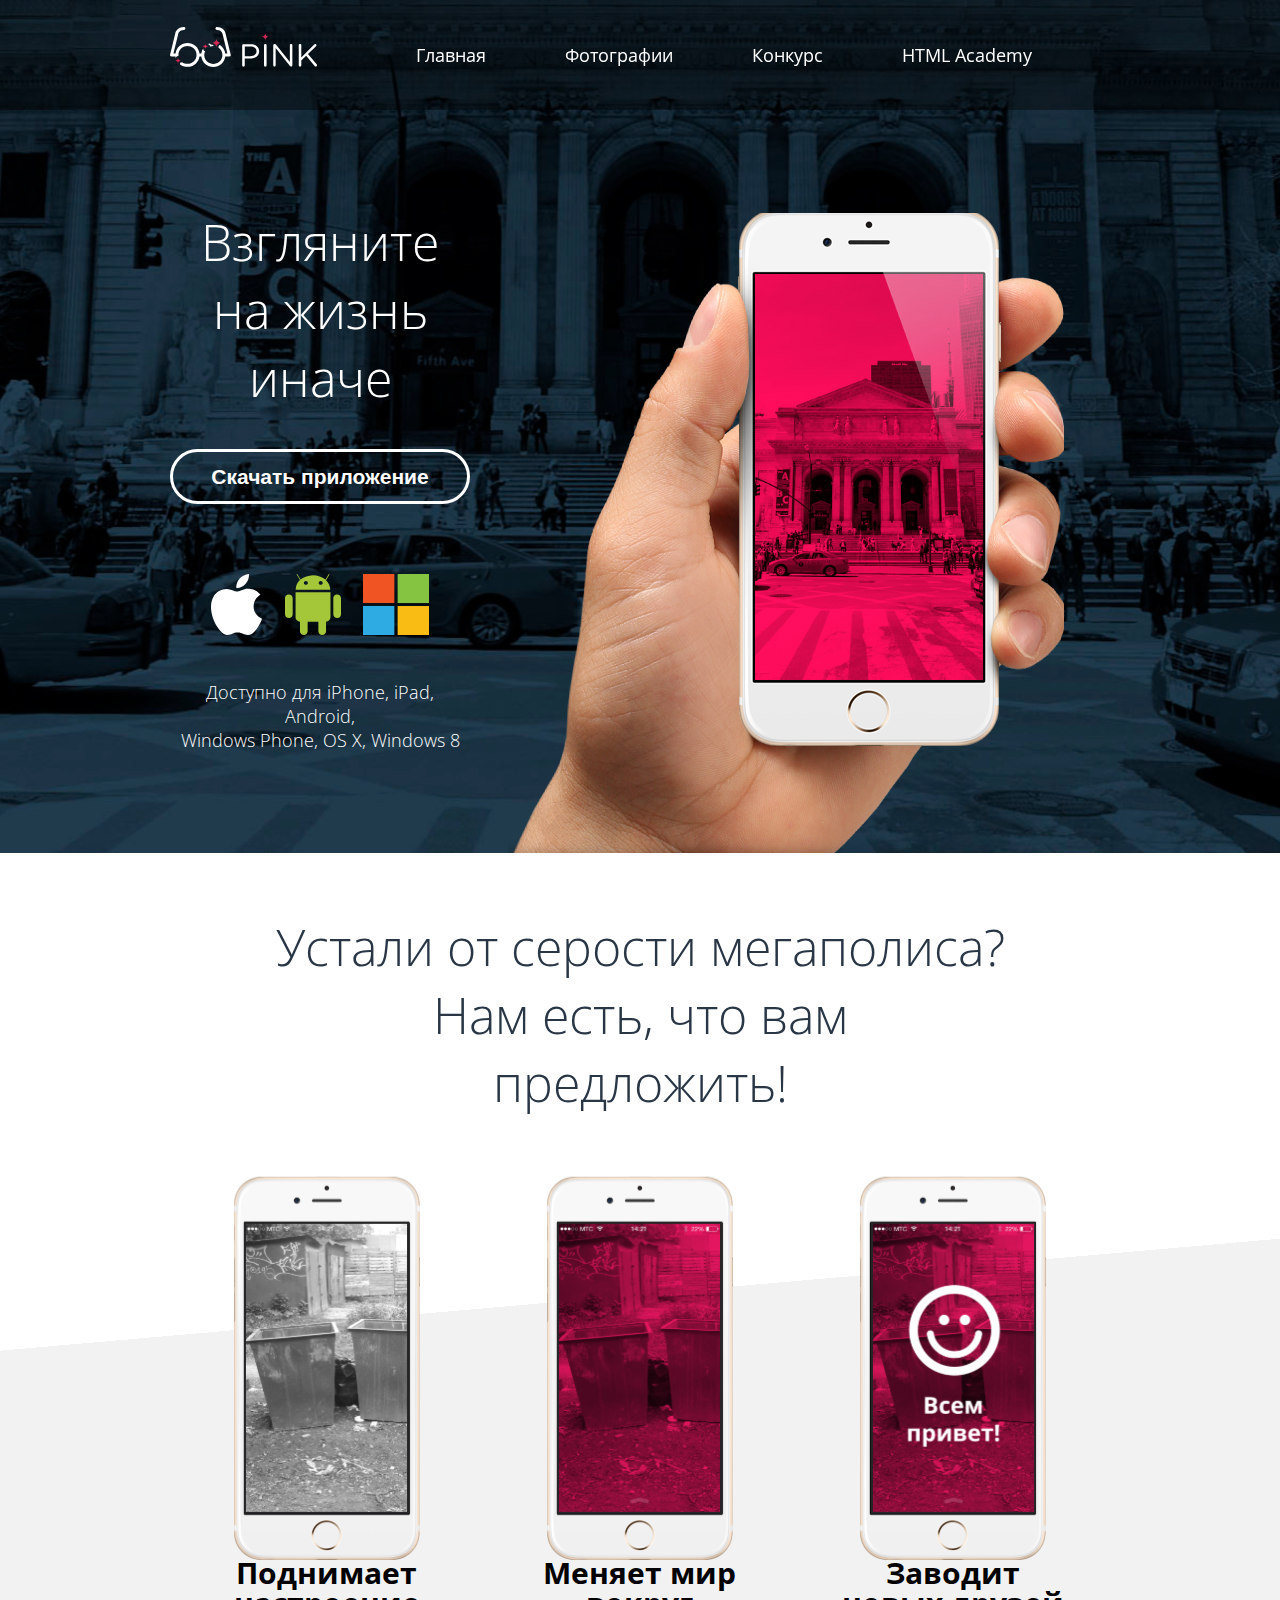
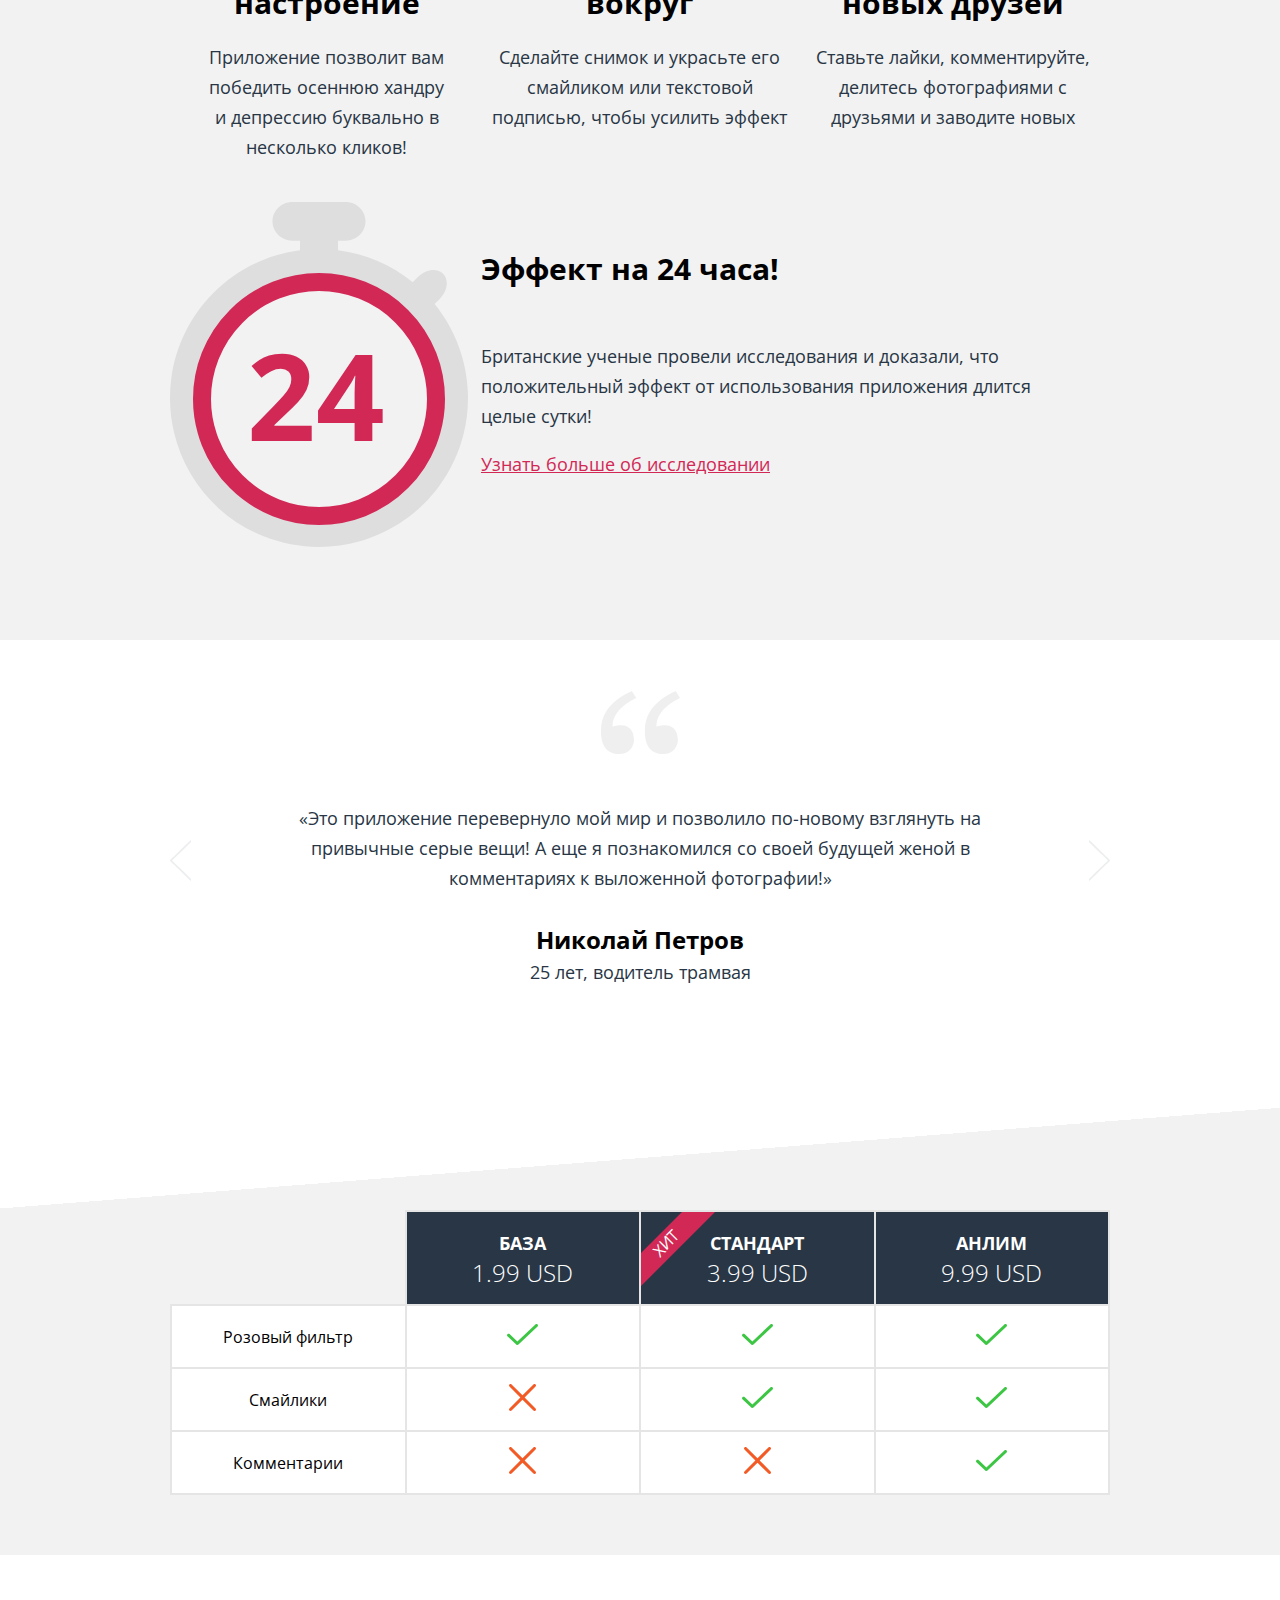
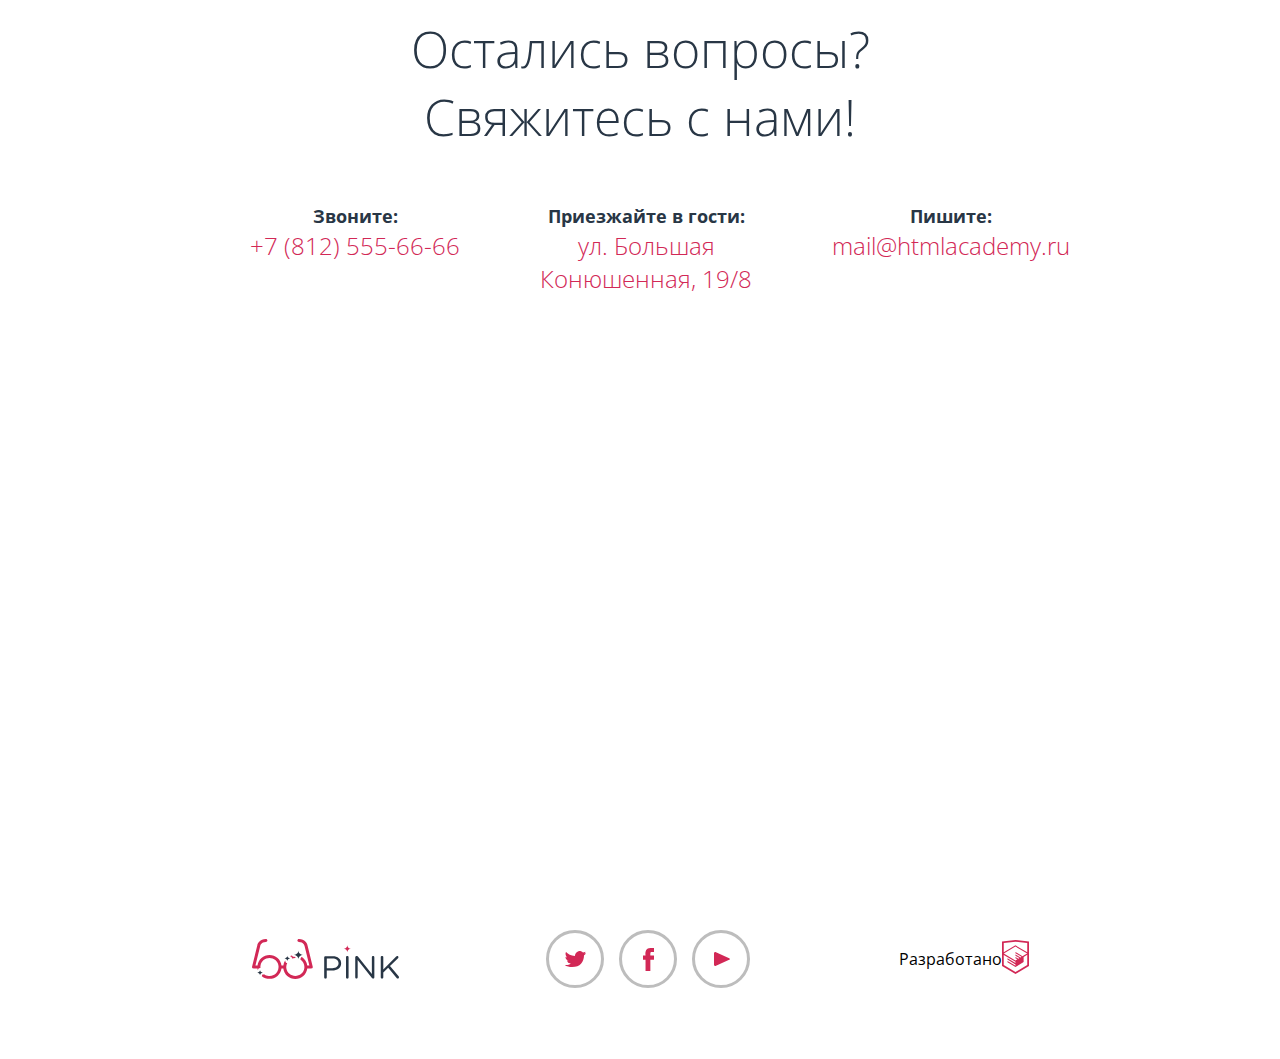
<file: index.html>
<!DOCTYPE html>
<html lang="en">
    <head class="head">
        <meta charset="UTF-8">
        <meta http-equiv="X-UA-Compatible" content="IE=edge">
        <meta name="viewport" content="width=device-width, initial-scale=1.0">
        <link rel="stylesheet" href="style/style.css">
        <title class="title">PIN-K</title>
    </head>
    <body class="body">
        <header class="header">
            <nav class="header__nav-bar">
                <img class="header__nav-bar--list--logo" src="images/logotype-white-desktop.svg">
                <li class="header__nav-bar--list"><a class="header__nav-bar--list-links" href="index.html">Главная</a></li>
                <li class="header__nav-bar--list"><a class="header__nav-bar--list-links" href="html/index2.html">Фотографии</a></li>
                <li class="header__nav-bar--list"><a class="header__nav-bar--list-links" href="html/index3.html">Конкурс</a></li>
                <li class="header__nav-bar--list"><a class="header__nav-bar--list-links" href="https://www.htmlacademy.ru">HTML Academy</a></li>
            </nav>
            <div class="header-wrap">
                <div class="header__grid-container">
                    <div class="header__introductory-block">
                        <h1 class="header__intoductory-block--h1">Взгляните<br>на жизнь<br>иначе</h1>
                        <button class="header__introductory-block--download-button">Скачать приложение</button>
                        <div class="header__introductory-block--icons-block">
                            <img class="header__introductory-block--icons 1" src="images/apple-logo.svg">
                            <img class="header__introductory-block--icons 2" src="images/android-logo.svg">
                            <img class="header__introductory-block--icons 3" src="images/microsoft-logo.svg">
                        </div>
                        <p class="header__introductory-block--suitable-operation-systems">Доступно для iPhone, iPad, Android, <br> Windows Phone, OS X, Windows 8</p>
                    </div>
                    <div class="header__phone">
                        <img class="header__phone-screen" src="images/screen.svg">
                        <img class="header__phone-hand" src="images/phonecopy.png">
                    </div>
                </div>
            </div>
        </header>
        <section class="header-tablet">
            <div class="header__menu">
                <img class="header__logo" src="images/logotype-white-tablet.svg">
                <button class="header__menu-button-click" tabindex="1"></button>
                <div class="header__menu--options">
                    <a class="header__menu--option-1" href="index.html" tabindex="1">Главная</a>
                    <a class="header__menu--option-2" href="html/index2.html" tabindex="1">Фотографии</a>
                    <a class="header__menu--option-3" href="html/index3.html" tabindex="1">Конкурс</a>
                    <a class="header__menu--option-4" href="https://www.htmlacademy.ru" tabindex="1">HTML academy</a>
                </div>
            </div>
            <div class="header-tablet__wrap">
                <div class="header__info-block">
                    <h2 class="header__footer--header-text">Взгляните на жизнь иначе!</h2>
                    <button class="header__footer--button--download-app" tabindex="1">Скачать приложение</button>
                    <div class="header__info-block--icons">
                        <img class="header__info-block--icons-apple" src="images/apple-logo.svg">
                        <img class="header__info-block--icons-android" src="images/android-logo.svg">
                        <img class="header__info-block--icons-windows" src="images/microsoft-logo.svg">
                    </div>
                    <p class="header__info-block--available-apps--text">Доступно для iPhone, iPad, Android, Windows Phone, OS X, Windows 8</p>
                </div>
                <div class="header__phone-block--hand-holds-iphone">
                    <img class="header__phone-block--screen" src="images tablet/screen.svg">
                    <img class="header__phone-block--phone" src="images tablet/phone.svg">
                </div>
            </div>
        </section>
        <section class="header__mobile--section">
            <div class="header__mobile--menu">
                <img class="header__mobile--logo" src="images mobile/pink.svg">
                <button class="header__mobile--menu-button-click" tabindex="1"></button>
                <div class="header__mobile--menu--options">
                    <a class="header__mobile--menu--option-1" href="index.html" tabindex="1">Главная</a>
                    <a class="header__mobile--menu--option-2" href="html/index2.html" tabindex="1">Фотографии</a>
                    <a class="header__mobile--menu--option-3" href="html/index3.html" tabindex="1">Конкурс</a>
                    <a class="header__mobile--menu--option-4" href="https://www.htmlacademy.ru" tabindex="1">HTML academy</a>
                </div>
            </div>
            <div class="header__mobile--section--middle-part">
                <div class="header__mobile--section--h1-block"><h2 class="header__mobile--section--description-of-main-content">Взгляните на жизнь иначе!</h2></div>
                <div class="header__mobile--section--hand-and-phone">
                    <img class="header__mobile--section--screen" src="images mobile/screen.svg">
                    <img class="header__mobile--section--phone" src="images mobile/phone.svg">
                </div>
            </div>
        </section>
        <section class="header__mobile--footer" name="footer of intro section">
            <ul class="header__mobile--footer--unordered-list">
                <button class="header__mobile--footer--download-app-button" tabindex="1">Скачать приложение</button>
                <img class="header__mobile--footer--apple-icon" src="images/apple-logo.svg">
                <img class="header__mobile--footer--android-icon" src="images/android-logo.svg">
                <img class="header__mobile--footer--windows-icon" src="images/microsoft-logo.svg">
                <h2 class="header__mobile--footer--h2-text">Доступно для iPhone, iPad, Android, Windows Phone, OS X, Windows 8</h2>
            </ul>
        </section>
        <main class="main" name="main part of the webpage">
            <section class="main__content" name="first container of the main content"><h2 class="main__content--h2">Устали от серости мегаполиса? <br> Нам есть, что вам <br> предложить!</h2></section>
            <section class="main__content--info" name="second container of main part">
                <article class="main__content--info--block-1">
                    <img class="main__content--info--block-1--iphone-1" src="images/iphone 1.svg">
                    <img class="main__content--info--block-1--iphone-1-screen" src="images/iphone screen-1.svg">
                    <h2 class="main__content--info--block-1--h2-text">Поднимает<br>настроение</h2>
                    <p class="main__content--info--block-1--p-text">Приложение позволит вам<br>победить осеннюю хандру<br>и депрессию буквально в<br>несколько кликов!</p>
                </article>
                <article class="main__content--info--block-2">
                    <img class="main__content--info--block-2--iphone-2" src="images/iphone 2.svg">
                    <img class="main__content--info--block-2--iphone-2-screen" src="images/iphone screen-2.svg">
                    <h2 class="main__content--info--block-2--h2-text">Меняет мир<br>вокруг</h3>
                    <p class="main__content--info--block-2--p-text">Сделайте снимок и украсьте его смайликом или текстовой подписью, чтобы усилить эффект</p>
                </article>
                <article class="main__content--info--block-3">
                    <img class="main__content--info--block-3--iphone-3" src="images/iphone 3.svg">
                    <img class="main__content--info--block-3--iphone-3-screen" src="images/iphone screen-3.svg">
                    <h2 class="main__content--info--block-3--h2-text">Заводит<br>новых друзей</h3>
                    <p class="main__content--info--block-3--p-text">Ставьте лайки, комментируйте, делитесь фотографиями с друзьями и заводите новых</p>
                </article>
            </section>
            <section class="main__section-2--tablet">
                <div class="main__section-2--phone-block">
                    <img class="main__section-2--phone-block--phone" src="images tablet/iphone 3.svg">
                    <img class="main__section-2--phone-block--screen" src="images tablet/iphone screen-3.svg">
                </div>
                <article class="main__section-2--block-article-1">
                    <h3 class="main__section-2--block-article-1--h3">Поднимает настроение</h3>
                    <p class="main__section-2--block-article-1--p">Приложение позволит вам победить осеннюю хандру и депрессию буквально в несколько кликов!</p>
                </article>
                <article class="main__section-2--block-article-2">
                    <h3 class="main__section-2--block-article-2--h3">Меняет мир вокруг</h3>
                    <p class="main__section-2--block-article-2--p">Сделайте снимок и украсьте его смайликом или текстовой подписью, чтобы усилить эффект</p>
                </article>
                <article class="main__section-2--block-article-3">
                    <h3 class="main__section-2--block-article-3--h3">Заводит новых друзей</h3>
                    <p class="main__section-2--block-article-3--p">Ставьте лайки, комментируйте, делитесь фотографиями с друзьями и заводите новых</p>
                </article>
            </section>
            <section class="main__section-2--mobile">
                <ul class="main__section-2--mobile--ordered-list">
                    <li class="main__section-2--mobile--list-1"><p class="main__section-2--mobile--header-text">Поднимает настроение</p></li>
                    <li class="main__section-2--mobile--list-2"><p class="main__section-2--mobile--description-text">Приложение позволит вам победить осеннюю хандру и депрессию буквально в несколько кликов!</p></li>
                    <li class="main__section-2--mobile--list-3"><p class="main__section-2--mobile--header-text">Меняет мир вокруг</p></li>
                    <li class="main__section-2--mobile--list-4"><p class="main__section-2--mobile--description-text">Сделайте снимок и украсьте его смайликом или текстовой подписью, чтобы усилить эффект</p></li>
                    <li class="main__section-2--mobile--list-5"><p class="main__section-2--mobile--header-text">Заводит новых друзей</p></li>
                    <li class="main__section-2--mobile--list-6"><p class="main__section-2--mobile--description-text">Ставьте лайки, комментируйте, делитесь фотографиями с друзьями и заводите новых</p></li>
                </ul>
                <div class="main__section-2--mobile--phone-block">
                    <img class="main__section-2--mobile--phone-block--phone" src="images mobile/iphone 3.svg">
                    <img class="main__section-2--mobile--phone-block--screen" src="images mobile/iphone screen-3.svg">
                </div>
            </section>
            <article class="main__article" name="main article of the webpage">
                <div class="main__article--timer-block">
                    <img class="main__article--img-1" src="images/timer.svg">
                    <img class="main__article--img-2" src="images/diagram-fill.svg">
                    <p class="main__article--hours">24</p>
                </div>
                <div class="main__article--info-block">
                    <h3 class="main__article--app-effect-duration">Эффект на 24 часа!</h3>
                    <p class="main__article--p-text">Британские ученые провели исследования и доказали, что положительный эффект от использования приложения длится целые сутки!</p>
                    <a class="main__content--link-to-addtional-info" href="index.html" name="link to additional info about the article">Узнать больше об исследовании</a>
                </div>
            </article>
            <section class="main__comment-section">
                <div class="main__comment-section--left-block"><button class="main__comment-section--left-button" tabindex="1"></button></div>
                <div class="main__comment-section--middle-block">
                    <img class="main__comment-section--brakets" src="images/quotes.svg">
                    <h3 class="main__comment-section--view-comments">«Это приложение перевернуло мой мир и позволило по-новому взглянуть на привычные серые вещи! А еще я познакомился со своей будущей женой в комментариях к выложенной фотографии!»</h3>
                    <p class="main__comment-section--username">Николай Петров</p>
                    <p class="main__comment-section--username-brief-info">25 лет, водитель трамвая</p>
                </div>
                <div class="main__comment-section--right-block"><button class="main__comment-section--right-button" tabindex="1"></button></div>
            </section>
            <section class="main__price-section">
                <table class="main__price-section--prices-table">
                    <thead class="main__price-section--prices-table--thead">
                        <tr class="main__price-section--prices-table--thead--trow">
                            <th class="main__price-section--prices-table--thead--trow--theadercell-1"></th>
                            <th class="main__price-section--prices-table--thead--trow--theadercell-2"><p class="main__price-section--prices-table--thead--trow--theadercell--price-option">База</p><p class="main__price-section--prices-table--thead--trow--theadercell--price">1.99 USD</p></th>
                            <th class="main__price-section--prices-table--thead--trow--theadercell-3"><p class="main__price-section--prices-table--thead--trow--theadercell--price-option">Стандарт</p><p class="main__price-section--prices-table--thead--trow--theadercell--price">3.99 USD</p></th>
                            <th class="main__price-section--prices-table--thead--trow--theadercell-4"><p class="main__price-section--prices-table--thead--trow--theadercell--price-option">Анлим</p><p class="main__price-section--prices-table--thead--trow--theadercell--price">9.99 USD</p></th>
                        </tr>
                        <img class="main__price-section--hit-ribbon" src="images/hit ribbon.svg"><p class="main__price-section--text-rotation">ХИТ</p>
                    </thead>
                    <tbody class="main__price-section--prices-table--tbody">
                        <tr class="main__price-section--prices-table--tbody--trow">
                            <td class="main__price-section--prices-table--tbody--trow--tdatacell">Розовый фильтр</td>
                            <td class="main__price-section--prices-table--tbody--trow--tdatacell"><img class="main__price-section--prices-table--tbody--trow--tdatacell--yes-image" src="images/yes.svg"></td>
                            <td class="main__price-section--prices-table--tbody--trow--tdatacell"><img class="main__price-section--prices-table--tbody--trow--tdatacell--yes-image" src="images/yes.svg"></td>
                            <td class="main__price-section--prices-table--tbody--trow--tdatacell"><img class="main__price-section--prices-table--tbody--trow--tdatacell--yes-image" src="images/yes.svg"></td>
                        </tr>
                        <tr class="main__price-section--prices-table--tbody--trow">
                            <td class="main__price-section--prices-table--tbody--trow--tdatacell">Смайлики</td>
                            <td class="main__price-section--prices-table--tbody--trow--tdatacell"><img class="main__price-section--prices-table--tbody--trow--tdatacell--no-image" src="images/no.svg"></td>
                            <td class="main__price-section--prices-table--tbody--trow--tdatacell"><img class="main__price-section--prices-table--tbody--trow--tdatacell--yes-image" src="images/yes.svg"></td>
                            <td class="main__price-section--prices-table--tbody--trow--tdatacell"><img class="main__price-section--prices-table--tbody--trow--tdatacell--yes-image" src="images/yes.svg"></td>
                        </tr>
                        <tr class="main__price-section--prices-table--tbody--trow">
                            <td class="main__price-section--prices-table--tbody--trow--tdatacell">Комментарии</td>
                            <td class="main__price-section--prices-table--tbody--trow--tdatacell"><img class="main__price-section--prices-table--tbody--trow--tdatacell--no-image" src="images/no.svg"></td>
                            <td class="main__price-section--prices-table--tbody--trow--tdatacell"><img class="main__price-section--prices-table--tbody--trow--tdatacell--no-image" src="images/no.svg"></td>
                            <td class="main__price-section--prices-table--tbody--trow--tdatacell"><img class="main__price-section--prices-table--tbody--trow--tdatacell--yes-image" src="images/yes.svg"></td>
                        </tr>
                    </tbody>
                </table>
            </section>
            <section class="main__section-sup-concluding-part"><h4 class="main__concluding--part--questions" style="padding: 0 calc(50% - 300px);">Остались вопросы? Свяжитесь с нами!</h4></section>
            <section class="main__concluding--part">
                <ul class="main__concluding--part--info-list">
                    <div class="main__cocnluding--part--info-block-1">
                        <li class="main__concluding--part--info-block-1--list-1">Звоните:</li>
                        <li class="main__concluding--part--info-block-1--list-2" name="call us, 24/7" tabindex="1">+7 (812) 555-66-66</li>
                    </div>
                    <div class="main__cocnluding--part--info-block-2">
                        <li class="main__concluding--part--info-block-2--list-1">Приезжайте в гости:</li>
                        <li class="main__concluding--part--info-block-2--list-2" name="we are always welcome for guests" tabindex="1">ул. Большая <br> Конюшенная, 19/8</li>
                    </div>
                    <div class="main__cocnluding--part--info-block-3">
                        <li class="main__concluding--part--info-block-3--list-1">Пишите:</li>
                        <li class="main__concluding--part--info-block-3--list-2" tabindex="1" name="email us">mail@htmlacademy.ru</li>
                    </div>
                </ul>
            </section>
            <section class="main__map-section"><iframe tabindex="1" class="main__concluding--part-size-position-of-map" src="https://www.google.com/maps/embed?pb=!1m18!1m12!1m3!1d499.6897550683481!2d30321045229283882!3d59.936140770713635!2m3!1f0!2f0!3f0!3m2!1i1024!2i768!4f13.1!3m3!1m2!1s0x469631f78d87263d%3A0x62e1d00744aea5a3!2z0JrRg9GA0LAuINCT0YDQtdGH0LAuINCh0YPQvy4!5e0!3m2!1sru!2s!4v1652440145872!5m2!1sru!2s" style="border:0;" allowfullscreen="" loading="lazy" referrerpolicy="no-referrer-when-downgrade"></iframe></section>
        </main>
        <footer class="footer" name="the last part of this webpage">
            <div class="footer__logo"><img src="images/logotype blue desktop.svg"></div>
            <div class="footer__nav-block">
                <a class="footer__nav-block--link-1" href="https://www.twitter.com" tabindex="1"></a>
                <a class="footer__nav-block--link-2" href="https://www.facebook.com" tabindex="1"></a>
                <a class="footer__nav-block--link-3" href="https://www.youtube.com" tabindex="1"></a>
            </div>
            <div class="footer__html-academy">
                <p class="footer__developed-by-html-academy">Разработано</p>
                <a class="footer__html-academy-link" href="https://www.htmlacademy.ru" tabindex="1"><img class="footer__html-academy--logo" src="images/html academy.svg"></a>
            </div>
        </footer>
        <script src="scripts/main.js"></script>
    </body>
</html>
</file>
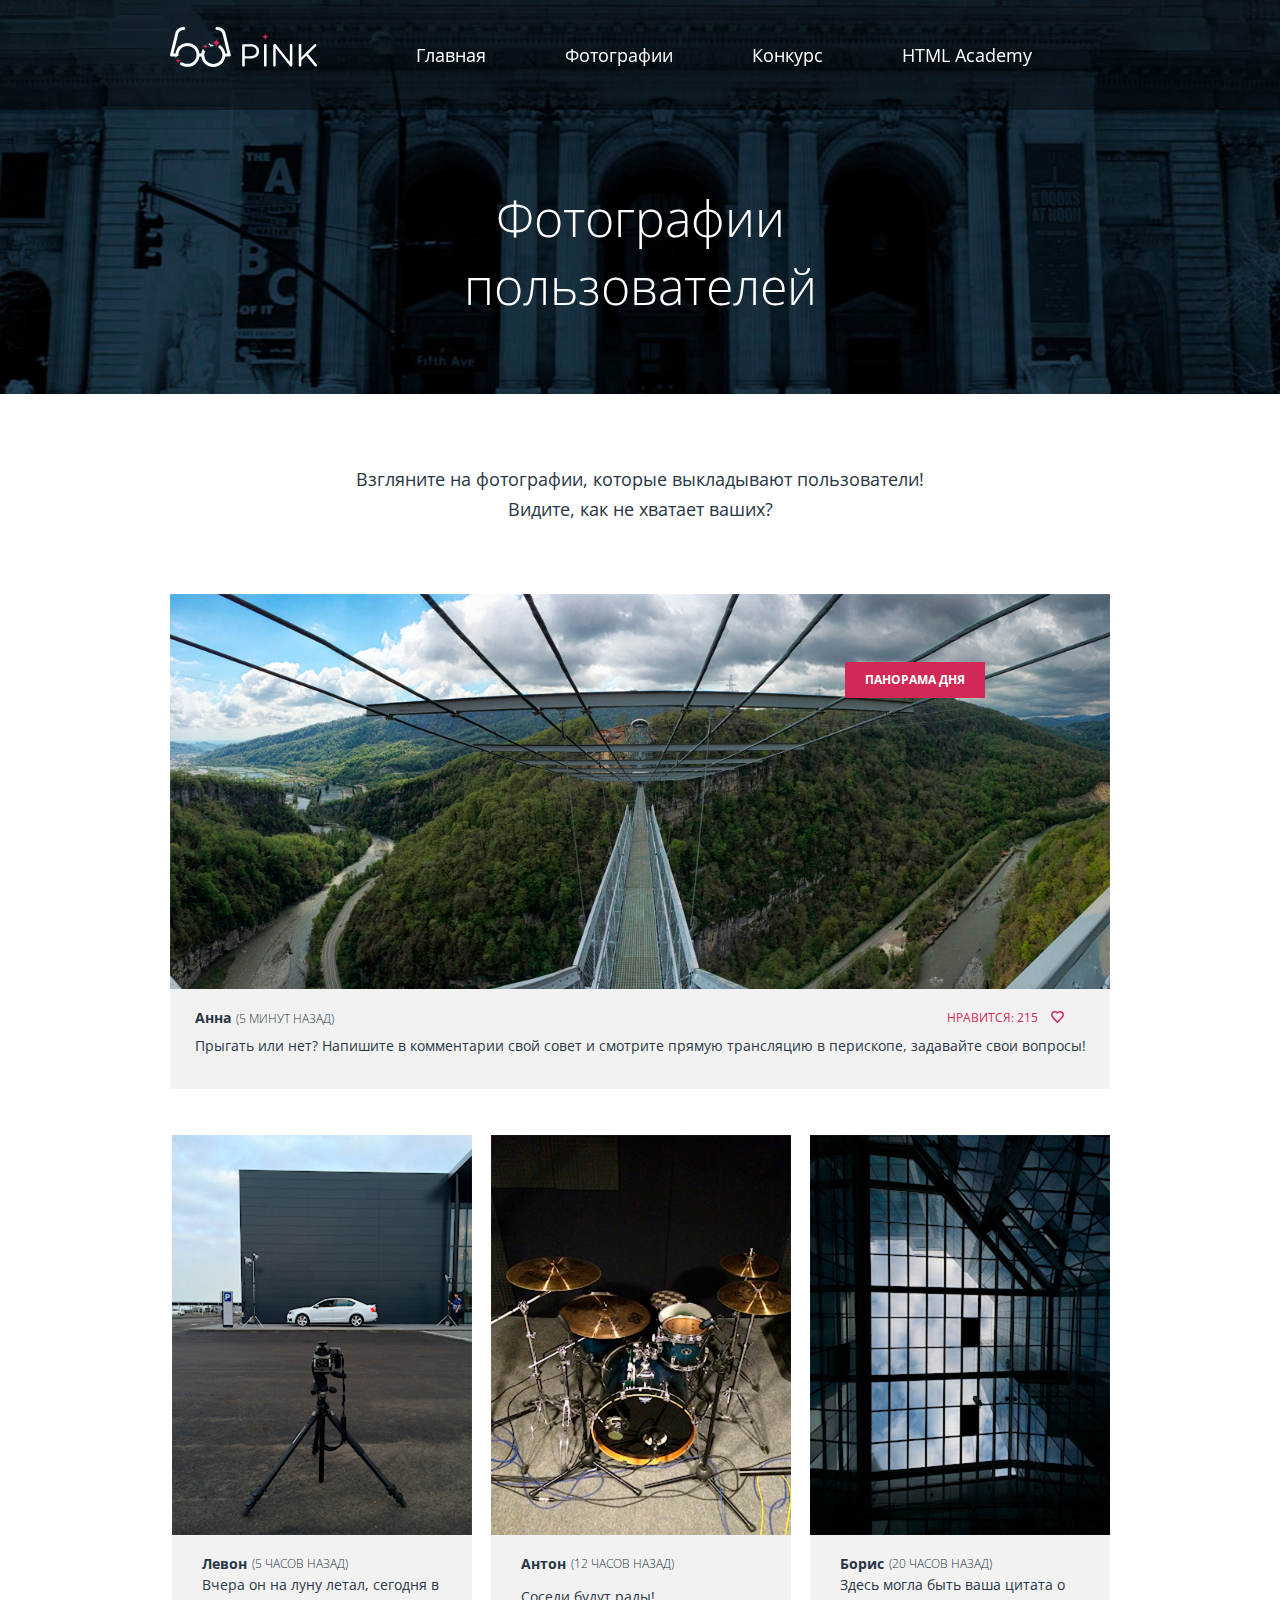
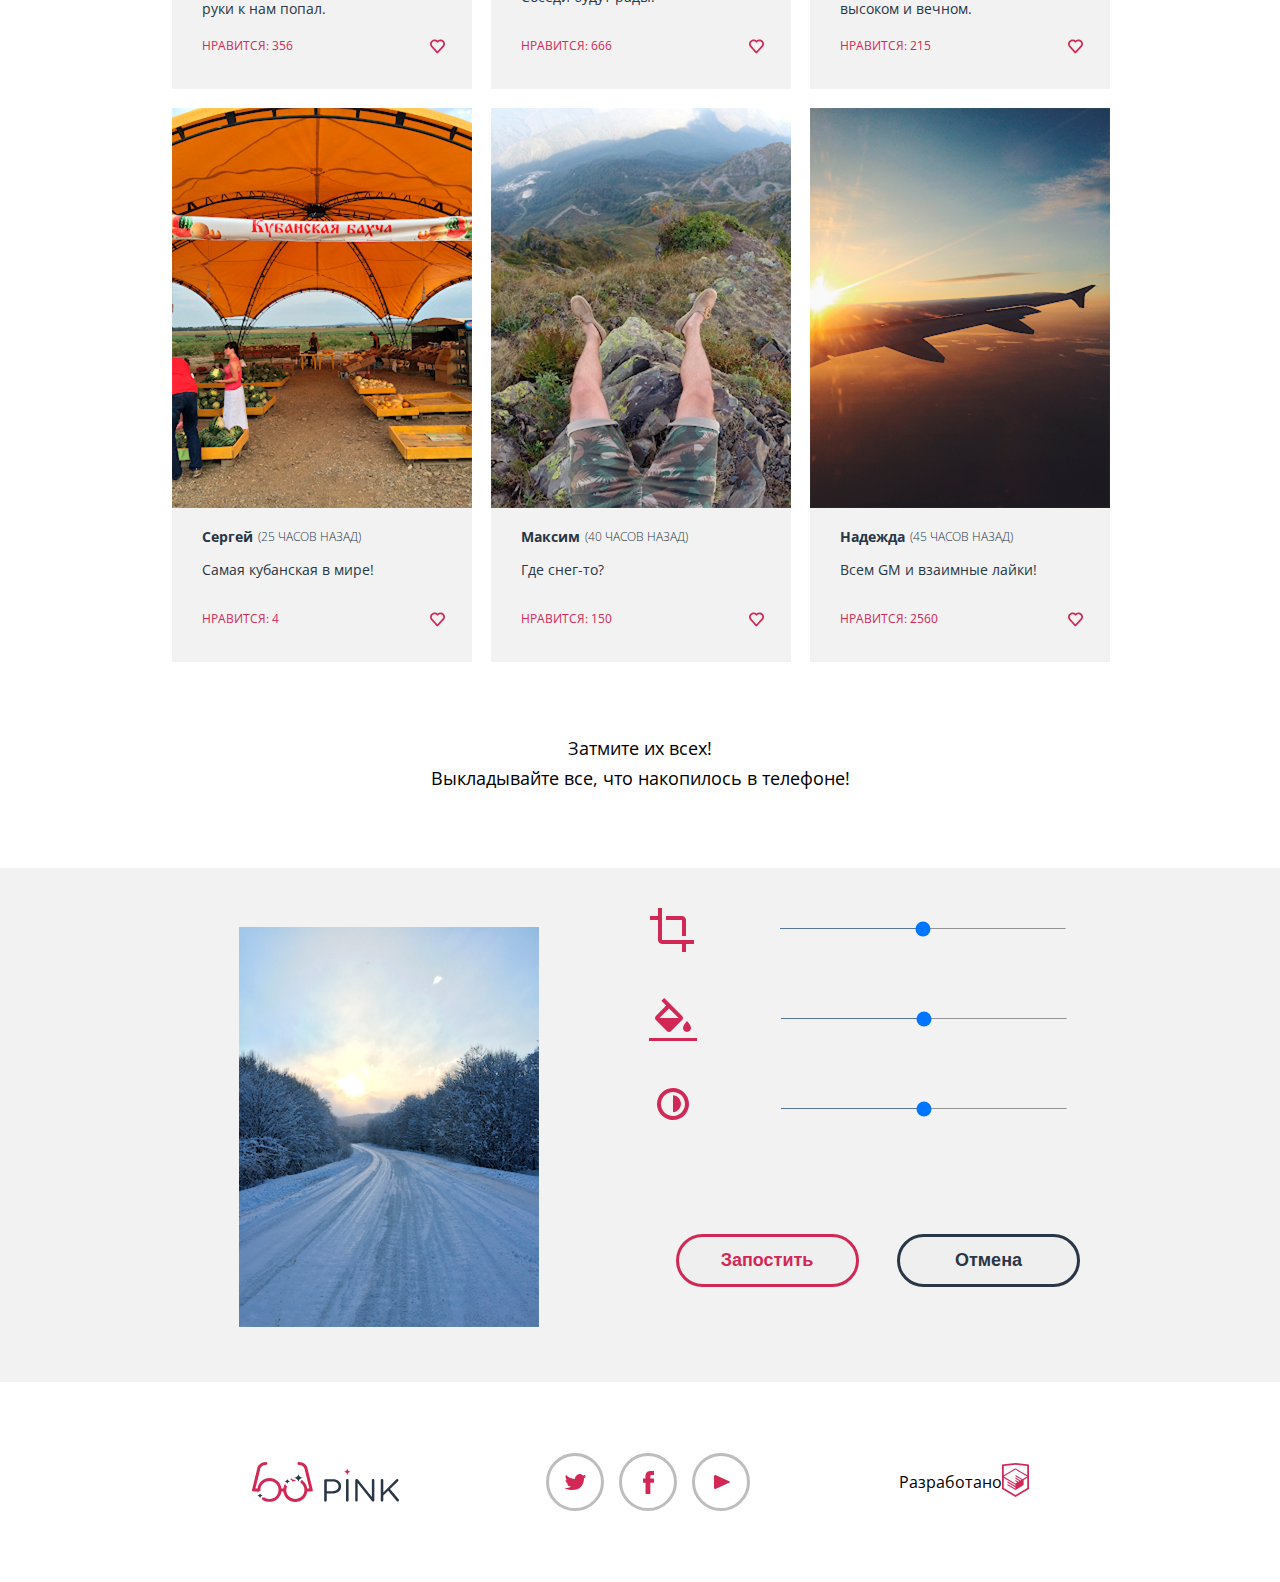
<file: html/index2.html>
<!DOCTYPE html>
<html lang="en">
    <head class="head">
        <meta charset="UTF-8">
        <meta http-equiv="X-UA-Compatible" content="IE=edge">
        <meta name="viewport" content="width=device-width, initial-scale=1.0">
        <link rel="stylesheet" href="../style/style2.css">
        <title class="title">PINK photos</title>
    </head>
    <body class="body">
        <header class="header">
            <nav class="header__nav-bar">
                <img class="header__nav-bar--list--logo" src="../images/logotype-white-desktop.svg">
                <li class="header__nav-bar--list"><a class="header__nav-bar--list-links" href="../index.html">Главная</a></li>
                <li class="header__nav-bar--list"><a class="header__nav-bar--list-links" href="../html/index2.html">Фотографии</a></li>
                <li class="header__nav-bar--list"><a class="header__nav-bar--list-links" href="../html/index3.html">Конкурс</a></li>
                <li class="header__nav-bar--list"><a class="header__nav-bar--list-links" href="https://www.htmlacademy.ru">HTML Academy</a></li>
            </nav>
            <div class="header__h1"><h1 class="header__h1-text">Фотографии пользователей</h1></div>
        </header>
        <section class="header-tablet">
            <div class="header__menu">
                <img class="header__logo" src="../images/logotype-white-tablet.svg">
                <button class="header__menu-button-click" tabindex="1"></button>
                <div class="header__menu--options">
                    <a class="header__menu--option-1" href="../index.html" tabindex="1">Главная</a>
                    <a class="header__menu--option-2" href="../html/index2.html" tabindex="1">Фотографии</a>
                    <a class="header__menu--option-3" href="../html/index3.html" tabindex="1">Конкурс</a>
                    <a class="header__menu--option-4" href="https://www.htmlacademy.ru" tabindex="1">HTML academy</a>
                </div>
            </div>
            <div class="footer__header"><h2 class="footer__header--h2">Фотографии пользователей</h2></div>
        </section>
        <section class="header__mobile--section">
            <div class="header__mobile--menu">
                <img class="header__mobile--logo" src="../images mobile/pink.svg">
                <button class="header__mobile--menu-button-click" tabindex="1"></button>
                <div class="header__mobile--menu--options">
                    <a class="header__mobile--menu--option-1" href="../index.html" tabindex="1">Главная</a>
                    <a class="header__mobile--menu--option-2" href="../html/index2.html" tabindex="1">Фотографии</a>
                    <a class="header__mobile--menu--option-3" href="../html/index3.html" tabindex="1">Конкурс</a>
                    <a class="header__mobile--menu--option-4" href="https://www.htmlacademy.ru" tabindex="1">HTML academy</a>
                </div>
            </div>
            <div class="header__mobile--section--middle-part"><h2 class="header__mobile--section--description-of-main-content">Фотографии пользователей</h2></div>
        </section>
        <main class="main">
            <section class="main__suggestion-section"><h2 class="main__suggestion-section--h2">Взгляните на фотографии, которые выкладывают пользователи! Видите, как не хватает ваших?</h2></section>
            <section class="main__latest-best-panorama-section">
                <div class="main__latest-best-panorama-section--user-picture-block">
                    <img class="main__latest-best-panorama-section--user-picture" src="../images/panorama-desktop.svg">
                    <div class="main__latest-best-panorama-section--best-shot-block">панорама дня</div>
                </div>
                <div class="main__latest-best-panorama-section--user-comment--block">
                    <label class="main__latest-best-panorama-section--user-comment--block--label-1">Анна<p class="main__latest-best-panorama-section--user-comment--block--user-status">(5 минут назад)</p></label>
                    <label class="main__latest-best-panorama-section--user-comment--block--label-2">Нравится: 215<img class="main__latest-best-panorama-section--user-comment--block--like-shape" src="../images/heart.svg"></label>
                    <p class="main__latest-best-panorama-section--user-comment--block--user-comment-text">Прыгать или нет? Напишите в комментарии свой совет и смотрите прямую трансляцию в перископе, задавайте свои вопросы!</p>
                </div>
            </section>
            <section class="main__section-3">
                <ul class="main__section-3--grid-container">
                    <div class="main__section-3--user-box-1">
                        <div class="main__section-3--user-box--block-1">
                            <img class="main__section-3--user-photo" src="../images/photo-1-desktop.svg">
                        </div>
                        <div class="main__section-3--user-box--block-2">
                            <p class="main__section-3--user-name">Левон</p>
                            <p class="main__section-3--user-status">(5 ЧАСОВ НАЗАД)</p>
                        </div>
                        <div class="main__section-3--user-box--block-3">
                            <p class="main__section-3--user-comment">Вчера он на луну летал, сегодня в <br> руки к нам попал.</p>
                        </div>
                        <div class="main__section-3--user-box--block-4">
                            <p class="main__section-3--comment-like">НРАВИТСЯ: 356</p>
                            <img class="main__section-3--comment-number-likes" src="../images/heart.svg">
                        </div>
                    </div>
                    <div class="main__section-3--user-box-2">
                        <div class="main__section-3--user-box--block-1">
                            <img class="main__section-3--user-photo" src="../images/photo-2-desktop.svg">
                        </div>
                        <div class="main__section-3--user-box--block-2">
                            <p class="main__section-3--user-name">Антон</p>
                            <p class="main__section-3--user-status">(12 ЧАСОВ НАЗАД)</p>
                        </div>
                        <div class="main__section-3--user-box--block-3">
                            <p class="main__section-3--user-comment">Соседи будут рады!</p>
                        </div>
                        <div class="main__section-3--user-box--block-4">
                            <p class="main__section-3--comment-like">НРАВИТСЯ: 666</p>
                            <img class="main__section-3--comment-number-likes" src="../images/heart.svg">
                        </div>
                    </div>
                    <div class="main__section-3--user-box-3">
                        <div class="main__section-3--user-box--block-1">
                            <img class="main__section-3--user-photo" src="../images/photo-3-desktop.svg">
                        </div>
                        <div class="main__section-3--user-box--block-2">
                            <p class="main__section-3--user-name">Борис</p>
                            <p class="main__section-3--user-status">(20 ЧАСОВ НАЗАД)</p>
                        </div>
                        <div class="main__section-3--user-box--block-3">
                            <p class="main__section-3--user-comment">Здесь могла быть ваша цитата о <br> высоком и вечном.</p>
                        </div>
                        <div class="main__section-3--user-box--block-4">
                            <p class="main__section-3--comment-like">НРАВИТСЯ: 215</p>
                            <img class="main__section-3--comment-number-likes" src="../images/heart.svg">
                        </div>
                    </div>
                    <div class="main__section-3--user-box-4">
                        <div class="main__section-3--user-box--block-1">
                            <img class="main__section-3--user-photo" src="../images/photo-4-desktop.svg">
                        </div>
                        <div class="main__section-3--user-box--block-2">
                            <p class="main__section-3--user-name">Сергей</p>
                            <p class="main__section-3--user-status">(25 ЧАСОВ НАЗАД)</p>
                        </div>
                        <div class="main__section-3--user-box--block-3">
                            <p class="main__section-3--user-comment">Самая кубанская в мире!</p>
                        </div>
                        <div class="main__section-3--user-box--block-4">
                            <p class="main__section-3--comment-like">НРАВИТСЯ: 4</p>
                            <img class="main__section-3--comment-number-likes" src="../images/heart.svg">
                        </div>
                    </div>
                    <div class="main__section-3--user-box-5">
                        <div class="main__section-3--user-box--block-1">
                            <img class="main__section-3--user-photo" src="../images/photo-5-desktop.svg">
                        </div>
                        <div class="main__section-3--user-box--block-2">
                            <p class="main__section-3--user-name">Максим</p>
                            <p class="main__section-3--user-status">(40 ЧАСОВ НАЗАД)</p>
                        </div>
                        <div class="main__section-3--user-box--block-3">
                            <p class="main__section-3--user-comment">Где снег-то?</p>
                        </div>
                        <div class="main__section-3--user-box--block-4">
                            <p class="main__section-3--comment-like">НРАВИТСЯ: 150</p>
                            <img class="main__section-3--comment-number-likes" src="../images/heart.svg">
                        </div>
                    </div>
                    <div class="main__section-3--user-box-6">
                        <div class="main__section-3--user-box--block-1">
                            <img class="main__section-3--user-photo" src="../images/photo-6-desktop.svg">
                        </div>
                        <div class="main__section-3--user-box--block-2">
                            <p class="main__section-3--user-name">Надежда</p>
                            <p class="main__section-3--user-status">(45 ЧАСОВ НАЗАД)</p>
                        </div>
                        <div class="main__section-3--user-box--block-3">
                            <p class="main__section-3--user-comment">Всем GM и взаимные лайки!</p>
                        </div>
                        <div class="main__section-3--user-box--block-4">
                            <p class="main__section-3--comment-like">НРАВИТСЯ: 2560</p>
                            <img class="main__section-3--comment-number-likes" src="../images/heart.svg">
                        </div>
                    </div>
                </ul>
            </section>
            <section class="main__section-4"><h4 class="main__section-4--post-everyhing">Затмите их всех! <br> Выкладывайте все, что накопилось в телефоне!</h4></section>
            <section class="main__section-5">
                <div class="main__section-5--block-1"><!-- sample image for changing: aspect ratio; filling; contrast. --></div>
                <div class="main__section-5--block-2">
                    <div class="main__section-5--sub-block-1">
                        <img class="main__section-5--block-2--icon-1" src="../images/crop.svg">
                        <input class="main__section-5--block-2--range" type="range">
                    </div>
                    <div class="main__section-5--sub-block-2">
                        <img class="main__section-5--block-2--icon-2" src="../images/fill.svg">
                        <input class="main__section-5--block-2--range" type="range">
                    </div>
                    <div class="main__section-5--sub-block-3">  
                        <img class="main__section-5--block-2--icon-3" src="../images/contrast.svg">
                        <input class="main__section-5--block-2--range" type="range">
                    </div>
                    <ul class="main__section-5--sub-block-2--mobile">
                        <div class="main__section-5--sub-block-2--icons--block--mobile">
                            <img class="main__section-5--sub-block-2--icon-1--mobile" src="../images/crop.svg">
                            <img class="main__section-5--sub-block-2--icon-2--mobile" src="../images/fill.svg">
                            <img class="main__section-5--sub-block-2--icon-3--mobile" src="../images/contrast.svg">
                        </div>
                        <input class="main__section-5--sub-block-2--sub-block-1--range-input--mobile" type="range">
                    </ul>
                </div>
                <div class="main__section-5--block-3">
                    <button class="main__section-5--block-3--post-button">Запостить</button>
                    <button class="main__section-5--block-3--cancel-button">Отмена</button>
                </div>
            </section>
        </main>
        <footer class="footer" name="the last part of this webpage">
            <div class="footer__logo"><img src="../images/logotype blue desktop.svg"></div>
            <div class="footer__nav-block">
                <a class="footer__nav-block--link-1" href="https://www.twitter.com" tabindex="1"></a>
                <a class="footer__nav-block--link-2" href="https://www.facebook.com" tabindex="1"></a>
                <a class="footer__nav-block--link-3" href="https://www.youtube.com" tabindex="1"></a>
            </div>
            <div class="footer__html-academy">
                <p class="footer__developed-by-html-academy">Разработано</p>
                <a class="footer__html-academy-link" href="https://www.htmlacademy.ru" tabindex="1"><img class="footer__html-academy--logo" src="../images/html academy.svg"></a>
            </div>
        </footer>
    </body>
</html>
</file>
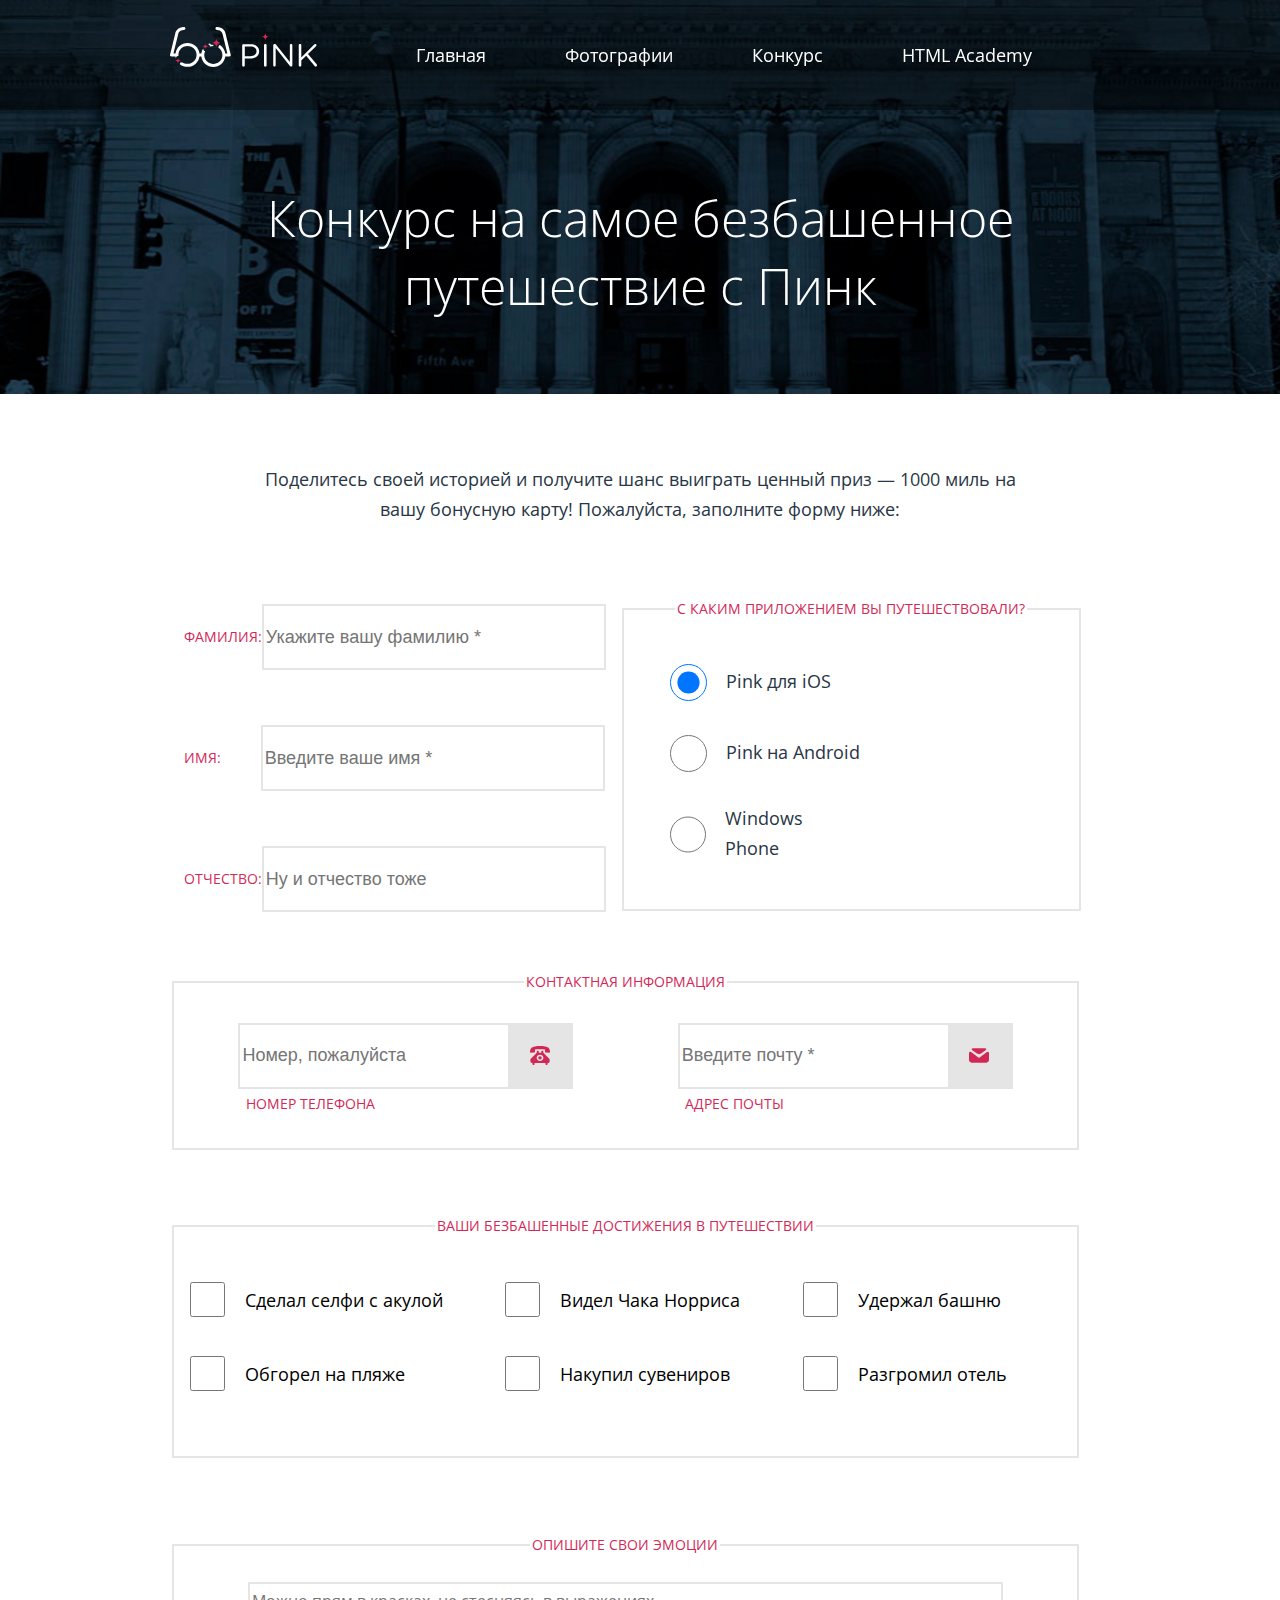
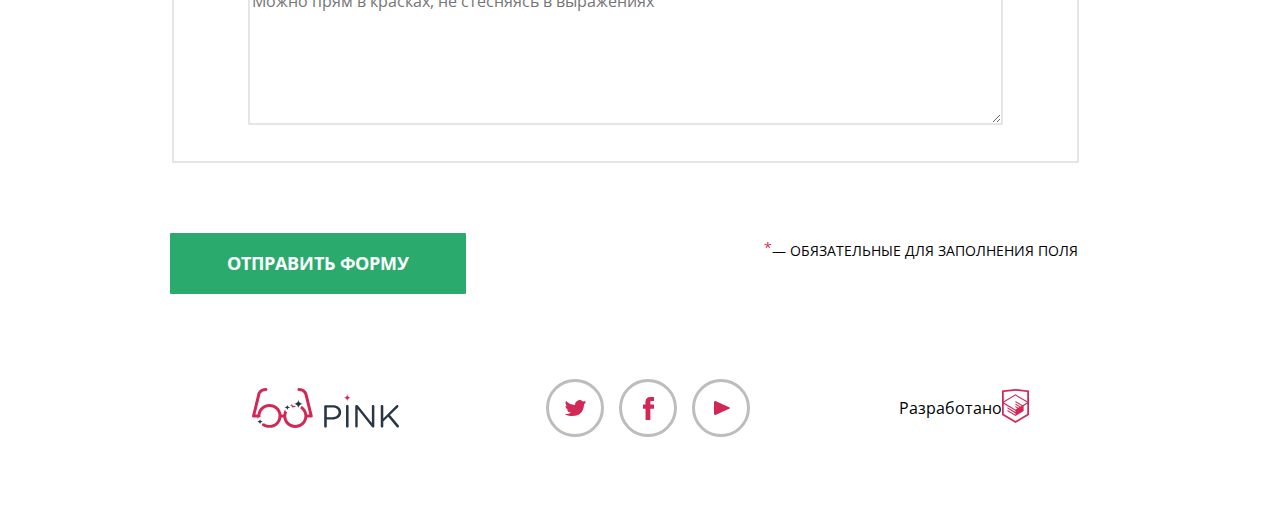
<file: html/index3.html>
<!DOCTYPE html>
<html lang="en">
    <head class="head">
        <meta charset="UTF-8">
        <meta http-equiv="X-UA-Compatible" content="IE=edge">
        <meta name="viewport" content="width=device-width, initial-scale=1.0">
        <link rel="stylesheet" href="../style/style3.css">
        <title class="title">PinkForm</title>
    </head>
    <body class="body">
        <header class="header">
            <nav class="header__nav-bar">
                <img class="header__nav-bar--list--logo" title="logo" src="../images/logotype-white-desktop.svg">
                <li class="header__nav-bar--list"><a class="header__nav-bar--list-links" href="../index.html">Главная</a></li>
                <li class="header__nav-bar--list"><a class="header__nav-bar--list-links" href="../html/index2.html">Фотографии</a></li>
                <li class="header__nav-bar--list"><a class="header__nav-bar--list-links" href="../html/index3.html">Конкурс</a></li>
                <li class="header__nav-bar--list"><a class="header__nav-bar--list-links" href="https://www.htmlacademy.ru">HTML Academy</a></li>
            </nav>
            <div class="header__h1"><h1 class="header__h1-text">Конкурс на самое безбашенное путешествие с Пинк</h1></div>
        </header>
        <section class="header-tablet">
            <div class="header__menu">
                <img class="header__logo" title="tablet_logo" src="../images/logotype-white-tablet.svg">
                <button class="header__menu-button-click" title="menu" tabindex="1"></button>
                <div class="header__menu--options">
                    <a class="header__menu--option-1" href="../index.html" tabindex="1">Главная</a>
                    <a class="header__menu--option-2" href="../html/index2.html" tabindex="1">Фотографии</a>
                    <a class="header__menu--option-3" href="../html/index3.html" tabindex="1">Конкурс</a>
                    <a class="header__menu--option-4" href="https://www.htmlacademy.ru" tabindex="1">HTML academy</a>
                </div>
            </div>
            <div class="footer__header"><h2 class="footer__header--h2">Конкурс на самое безбашенное путешествие с Пинк</h2></div>
        </section>
        <section class="header__mobile--section">
            <div class="header__mobile--menu">
                <img class="header__mobile--logo" title="mobile_logo" src="../images mobile/pink.svg">
                <button class="header__mobile--menu-button-click" title="menu_btn" tabindex="1"></button>
                <div class="header__mobile--menu--options">
                    <a class="header__mobile--menu--option-1" href="../index.html" tabindex="1">Главная</a>
                    <a class="header__mobile--menu--option-2" href="../html/index2.html" tabindex="1">Фотографии</a>
                    <a class="header__mobile--menu--option-3" href="../html/index3.html" tabindex="1">Конкурс</a>
                    <a class="header__mobile--menu--option-4" href="https://www.htmlacademy.ru" tabindex="1">HTML academy</a>
                </div>
            </div>
            <div class="header__mobile--section--middle-part"><h2 class="header__mobile--section--description-of-main-content">Конкурс на самое безбашенное путешествие с Пинк</h2></div>
        </section>
        <main class="main">
            <form class="form">
                <section class="main__form--section-1"><h2 class="main__form--section-1--h2">Поделитесь своей историей и получите шанс выиграть ценный приз — 1000 миль на вашу бонусную карту! Пожалуйста, заполните форму ниже:</h2></section>
                <section class="main__form--section-2">
                    <div class="main__form--section-2--block-1">
                        <label class="main__form--section-2--block-1--label-1">Фамилия:<input class="main__form--section-2--block-1--label-1--type-surname" type="text" placeholder="Укажите вашу фамилию *" required></label>
                        <label class="main__form--section-2--block-1--label-2">Имя:<input class="main__form--section-2--block-1--label-2--type-name" type="text" placeholder="Введите ваше имя *" required></label>
                        <label class="main__form--section-2--block-1--label-3">Отчество:<input class="main__form--section-2--block-1--label-3--type-patronym" type="text" placeholder="Ну и отчество тоже"></label>
                    </div>
                    <div class="main__form--section-2--block-2">
                        <fieldset class="main__form--section-2--block-2--fielset">
                            <legend class="main__form--section-2--block-2--fieldset--legend-text">с каким приложением вы путешествовали?</legend>
                            <label class="main__form--section-2--block-2--fieldset--label-1"><input class="main__form--section-2--block-2--fieldset--label-1--radio-1" type="radio" name="form" for="ios" tabindex="1" checked>Pink для iOS</label>
                            <label class="main__form--section-2--block-2--fieldset--label-2"><input class="main__form--section-2--block-2--fieldset--label-2--radio-2" type="radio" name="form" for="ios" tabindex="1">Pink на Android</label>
                            <label class="main__form--section-2--block-2--fieldset--label-3"><input class="main__form--section-2--block-2--fieldset--label-3--radio-3" type="radio" name="form" for="ios" tabindex="1">Windows Phone</label>
                        </fieldset>
                    </div>
                </section>
                <section class="main__form--section-3">
                    <fieldset class="main__form--section-3--fieldset">
                        <legend class="main__form--section-3--fieldset--legend-text">контактная информация</legend>
                        <div class="main__form--section-3--fieldset--block-1">
                            <input class="main__form--section-3--fieldset--block-1--input" type="tel" placeholder="Номер, пожалуйста">
                            <label class="main__form--section-3--fieldset--block-1--label">номер телефона</label>
                            <img title="phone_icon" src="../images/phone icon.svg">
                        </div>
                        <div class="main__form--section-3--fieldset--block-2">
                            <input class="main__form--section-3--fieldset--block-2--input" type="email" placeholder="Введите почту *" required>
                            <label class="main__form--section-3--fieldset--block-2--label">адрес почты</label>
                            <img title="mail_icon" src="../images/mail icon.svg">
                        </div>
                    </fieldset>
                </section>
                <section class="main__form--section-4">
                    <fieldset class="main__form--section-4--fieldset">
                        <legend class="main__form--section-4--fieldset--legend-text">Ваши безбашенные достижения в путешествии</legend>
                        <label class="main__form--section-4--fieldset--label-1"><input class="main__form--section-4--fieldset--label-1--checkbox" type="checkbox">Сделал селфи с акулой</label>
                        <label class="main__form--section-4--fieldset--label-2"><input class="main__form--section-4--fieldset--label-2--checkbox" type="checkbox">Видел Чака Норриса</label>
                        <label class="main__form--section-4--fieldset--label-3"><input class="main__form--section-4--fieldset--label-3--checkbox" type="checkbox">Удержал башню</label>
                        <label class="main__form--section-4--fieldset--label-4"><input class="main__form--section-4--fieldset--label-4--checkbox" type="checkbox">Обгорел на пляже</label>
                        <label class="main__form--section-4--fieldset--label-5"><input class="main__form--section-4--fieldset--label-5--checkbox" type="checkbox">Накупил сувениров</label>
                        <label class="main__form--section-4--fieldset--label-6"><input class="main__form--section-4--fieldset--label-6--checkbox" type="checkbox">Разгромил отель</label>
                    </fieldset> 
                </section>
                <section class="main__form--section-5">
                    <fieldset class="main__form--section-5--fieldset">
                        <legend class="main__form--section-5--fieldset--legend-text">Опишите свои эмоции</legend>
                        <textarea class="main__form--section-5--fieldset--share-your-emotions" placeholder="Можно прям в красках, не стесняясь в выражениях"></textarea>
                    </fieldset>
                    <div class="main__form--section-5--submit-block">
                        <button class="main__form--section-5--submit-block--submit-button" type="submit">отправить форму</button>
                        <label class="main__form--section-5--submit-block--label">*</label><p class="main__from--section-5--submit-block--label-description"> — обязательные для заполнения поля</p>
                    </div>
                </section>
            </form>
        </main>
        <footer class="footer" name="the last part of this webpage">
            <div class="footer__logo"><img title="footer_logo" src="../images/logotype blue desktop.svg"></div>
            <div class="footer__nav-block">
                <a class="footer__nav-block--link-1" href="https://www.twitter.com" tabindex="1"></a>
                <a class="footer__nav-block--link-2" href="https://www.facebook.com" tabindex="1"></a>
                <a class="footer__nav-block--link-3" href="https://www.youtube.com" tabindex="1"></a>
            </div>
            <div class="footer__html-academy">
                <p class="footer__developed-by-html-academy">Разработано</p>
                <a class="footer__html-academy-link" href="https://www.htmlacademy.ru" tabindex="1"><img title="footer_logo-2" class="footer__html-academy--logo" src="../images/html academy.svg"></a>
            </div>
        </footer>
    </body>
</html>
</file>
<file: style/style.css>
/* open-sans-300 - latin_cyrillic */
@font-face {
    font-family: 'Open Sans';
    font-style: normal;
    font-weight: 300;
    src: url('../fonts/open-sans-v28-latin_cyrillic-300.eot'); /* IE9 Compat Modes */
    src: local(''),
         url('../fonts/open-sans-v28-latin_cyrillic-300.eot?#iefix') format('embedded-opentype'), /* IE6-IE8 */
         url('../fonts/open-sans-v28-latin_cyrillic-300.woff2') format('woff2'), /* Super Modern Browsers */
         url('../fonts/open-sans-v28-latin_cyrillic-300.woff') format('woff'), /* Modern Browsers */
         url('../fonts/open-sans-v28-latin_cyrillic-300.ttf') format('truetype'), /* Safari, Android, iOS */
         url('../fonts/open-sans-v28-latin_cyrillic-300.svg#OpenSans') format('svg'); /* Legacy iOS */
}
  /* open-sans-regular - latin_cyrillic */
@font-face {
    font-family: 'Open Sans';
    font-style: normal;
    font-weight: 400;
    src: url('../fonts/open-sans-v28-latin_cyrillic-regular.eot'); /* IE9 Compat Modes */
    src: local(''),
         url('../fonts/open-sans-v28-latin_cyrillic-regular.eot?#iefix') format('embedded-opentype'), /* IE6-IE8 */
         url('../fonts/open-sans-v28-latin_cyrillic-regular.woff2') format('woff2'), /* Super Modern Browsers */
         url('../fonts/open-sans-v28-latin_cyrillic-regular.woff') format('woff'), /* Modern Browsers */
         url('../fonts/open-sans-v28-latin_cyrillic-regular.ttf') format('truetype'), /* Safari, Android, iOS */
         url('../fonts/open-sans-v28-latin_cyrillic-regular.svg#OpenSans') format('svg'); /* Legacy iOS */
}
  /* open-sans-500 - latin_cyrillic */
@font-face {
    font-family: 'Open Sans';
    font-style: normal;
    font-weight: 500;
    src: url('../fonts/open-sans-v28-latin_cyrillic-500.eot'); /* IE9 Compat Modes */
    src: local(''),
         url('../fonts/open-sans-v28-latin_cyrillic-500.eot?#iefix') format('embedded-opentype'), /* IE6-IE8 */
         url('../fonts/open-sans-v28-latin_cyrillic-500.woff2') format('woff2'), /* Super Modern Browsers */
         url('../fonts/open-sans-v28-latin_cyrillic-500.woff') format('woff'), /* Modern Browsers */
         url('../fonts/open-sans-v28-latin_cyrillic-500.ttf') format('truetype'), /* Safari, Android, iOS */
         url('../fonts/open-sans-v28-latin_cyrillic-500.svg#OpenSans') format('svg'); /* Legacy iOS */
}
  /* open-sans-600 - latin_cyrillic */
@font-face {
    font-family: 'Open Sans';
    font-style: normal;
    font-weight: 600;
    src: url('../fonts/open-sans-v28-latin_cyrillic-600.eot'); /* IE9 Compat Modes */
    src: local(''),
         url('../fonts/open-sans-v28-latin_cyrillic-600.eot?#iefix') format('embedded-opentype'), /* IE6-IE8 */
         url('../fonts/open-sans-v28-latin_cyrillic-600.woff2') format('woff2'), /* Super Modern Browsers */
         url('../fonts/open-sans-v28-latin_cyrillic-600.woff') format('woff'), /* Modern Browsers */
         url('../fonts/open-sans-v28-latin_cyrillic-600.ttf') format('truetype'), /* Safari, Android, iOS */
         url('../fonts/open-sans-v28-latin_cyrillic-600.svg#OpenSans') format('svg'); /* Legacy iOS */
}
  /* open-sans-700 - latin_cyrillic */
@font-face {
    font-family: 'Open Sans';
    font-style: normal;
    font-weight: 700;
    src: url('../fonts/open-sans-v28-latin_cyrillic-700.eot'); /* IE9 Compat Modes */
    src: local(''),
         url('../fonts/open-sans-v28-latin_cyrillic-700.eot?#iefix') format('embedded-opentype'), /* IE6-IE8 */
         url('../fonts/open-sans-v28-latin_cyrillic-700.woff2') format('woff2'), /* Super Modern Browsers */
         url('../fonts/open-sans-v28-latin_cyrillic-700.woff') format('woff'), /* Modern Browsers */
         url('../fonts/open-sans-v28-latin_cyrillic-700.ttf') format('truetype'), /* Safari, Android, iOS */
         url('../fonts/open-sans-v28-latin_cyrillic-700.svg#OpenSans') format('svg'); /* Legacy iOS */
}
  /* open-sans-800 - latin_cyrillic */
@font-face {
    font-family: 'Open Sans';
    font-style: normal;
    font-weight: 800;
    src: url('../fonts/open-sans-v28-latin_cyrillic-800.eot'); /* IE9 Compat Modes */
    src: local(''),
         url('../fonts/open-sans-v28-latin_cyrillic-800.eot?#iefix') format('embedded-opentype'), /* IE6-IE8 */
         url('../fonts/open-sans-v28-latin_cyrillic-800.woff2') format('woff2'), /* Super Modern Browsers */
         url('../fonts/open-sans-v28-latin_cyrillic-800.woff') format('woff'), /* Modern Browsers */
         url('../fonts/open-sans-v28-latin_cyrillic-800.ttf') format('truetype'), /* Safari, Android, iOS */
         url('../fonts/open-sans-v28-latin_cyrillic-800.svg#OpenSans') format('svg'); /* Legacy iOS */
}
.body {
    margin: 0 auto;
    font-family: "Open Sans";
    font-style: normal;
}
.header {
    height: 853px;
    background-color: #1D2631;
    background-image: url(../images/back-desktop.svg);
    background-repeat: no-repeat;
    background-size: 100%;
    display: flex;
    flex-flow: column;
}
.header-wrap {
    padding: 0 calc(50% - 470px);
    height: auto;
}
.header-tablet { display: none; }
.header__footer-tablet { display: none; }
.header__nav-bar {
    min-height: 110px;
    z-index: 100;
    display: flex;
    padding: 0 calc(50% - 470px);
    backdrop-filter: brightness(0.6);
}
.header__nav-bar--list--logo {
    position: relative;
    left: 0px;
    top: 27px;
    width: 147px;
    height: 40px;
    float: left;
}
.header > .header__nav-bar > li.header__nav-bar--list {
    position: relative;
    left: 20px;
    top: 45px;
    list-style-type: none;
    display: inline;
    margin-left: 79px;
    float: left;
}
.header > .header__nav-bar > li.header__nav-bar--list > a {
    font-weight: 400;
    font-size: 18px;
    line-height: 18px;
    color: #FFFFFF;
    text-decoration-line: none;
}
.header > .header__nav-bar > li.header__nav-bar--list > a:hover {
    color: #D22856;
    transition: all 0.3s linear;
}
.header > .header__nav-bar > li.header__nav-bar--list > a:active {
    filter: opacity(0.3);
    transition: all 0.1s linear;
}
.header__grid-container {
    position: relative;
    left: 0px;
    top: 0px;
    display: grid;
    grid: 'block-1 block-2';
    height: 100px;
    width: 100%;
    padding: 0 calc(50% - 470px);
}
.header__introductory-block {
    grid-area: block-1;
    width: 300px;
    height: 625px;
    z-index: 1;
}
.header__phone {
    grid-area: block-2;
    height: 625px;
    z-index: 0;
}
.header__phone-hand {
    position: relative;
    left: 38px;
    top: -310px;
}
.header__phone-screen {
    position: relative;
    left: 283px;
    top: 163px;
    margin: 0 auto;
}
.header__intoductory-block--h1 {
    position: relative;
    left: 0px;
    top: 98px;
    color: white;
    margin: 0 auto;
    text-align: center;
    font-weight: 300;
    font-size: 50px;
    line-height: 68px;
}
.header__introductory-block--download-button {
    position: relative;
    left: 0px;
    top: 135px;
    font-size: 21px;
    font-weight: 700;
    box-sizing: border-box;
    border: 3px solid white;
    border-radius: 45px;
    height: 55px;
    background: none;
    text-align: center;
    color: white;    
    width: 100%;
}
.header__introductory-block--download-button:hover {
    border-color: white;
    background: white;
    color: #D22;
    transition: 0.5s linear;
}
.header__introductory-block--download-button:active {
    border-color: black;
    background: black;
    color: white;
    transition: 0.3s linear;
}
.header__introductory-block--icons-block {
    position: relative;
    left: 0px;
    top: 205px;
    width: 240px;
    height: 61px;
    display: flex;
    margin: 0 auto;
}
.header__introductory-block--icons { margin: 0 auto; }
.header__introductory-block--suitable-operation-systems {
    position: relative;
    left: 0px;
    top: 232px;
    font-weight: 300;
    font-size: 18px;
    line-height: 24px;
    text-align: center;
    color: white;
}
.header__grid-container--button-change-user-name {
    border: 1px solid white;
    border-radius: 50px;
    width: 100px;
    background: black;
    color: white;
    height: fit-content;
    display: flex;
    justify-content: center;
    align-items: center;
    margin: 0 auto;
    position: relative;
    left: -813px;
    top: 77px;
}
.header__grid-container--button-change-user-name:hover {
    background: white;
    color: #D22856;
    transition: all 0.3s linear;
}
.main { margin: 0 auto; }
.main__content {
    min-height: 323px;
    padding: 0 calc(50% - 470px);
    background: #FFFFFF;
    display: flex;
}
.main__content--h2 {
    font-family: 'Open Sans';
    font-style: normal;
    font-weight: 300;
    font-size: 50px;
    line-height: 68px;
    text-align: center;
    color: #283645;
    display: flex;
    align-items: center;
    margin: 0 auto;
}
.main__content--info {
    height: 610px;
    padding: 0 calc(50% - 470px);
    background: #FFFFFF;
    background: linear-gradient(175deg, transparent 174px, #F2F2F2 0), top left;
    display: flex;
}
.main__content--info > article {
    display: flex;
    flex-flow: column;
    margin: 0 auto;
    width: 100%;
}
.main__content--info--block-1--iphone-1,
.main__content--info--block-2--iphone-2,
.main__content--info--block-3--iphone-3 {
    width: 186px;
    height: 384px;
    display: flex;
    margin: 0 auto;
}
.main__content--info--block-1--iphone-1-screen,
.main__content--info--block-2--iphone-2-screen,
.main__content--info--block-3--iphone-3-screen {
    display: flex;
    width: 165px;
    height: 294px;
    margin: 0 auto;
    position: relative;
    left: 0px;
    top: -339px;
}
.main__content--info > article > h2 {
    position: relative;
    left: 0px;
    top: -320px;
    font-family: "open Sans";
    font-style: normal;
    font-weight: 700;
    font-size: 30px;
    line-height: 30px;
    text-align: center;
    color: #000000;
}
.main__content--info > article > p {
    position: relative;
    left: 0px;
    top: -339px;
    font-family: "Open Sans";
    font-style: normal;
    font-weight: 400;
    font-size: 18px;
    line-height: 30px;
    text-align: center;
    color: #283645;
}
.main__section-2--tablet { display: none; }
.main__section-2--mobile { display: none; }
.main__article {    
    min-height: 454px;
    padding: 0 calc(50% - 470px);
    background: #F2F2F2;
    display: grid;
    grid: 'block-1 block-2';
}
.main__article--timer-block {
    position: relative;
    left: 0px;
    top: 0px;
    width: 356px;
    height: 400px;
    grid-area: 'block-1';
}
.main__article--img-1 {
    position: relative;
    left: 0px;
    top: 16px;
    width: 298px;
    height: 345px;
}
.main__article--img-2 {
    position: relative;
    left: 23px;
    top: -263px;
    width: 252px;
    height: 252px;
}
.main__article--hours {
    position: relative;
    left: 77px;
    top: -600px;
    font-family: 'Open Sans';
    font-style: normal;
    font-weight: 700;
    font-size: 120px;
    line-height: 163px;
    color: #D22856;
}
.main__article--info-block {
    position: relative;
    left: -45px;
    top: 32px;
    width: 100%;
    height: 400px;
    grid-area: 'block-2';
}
.main__article--app-effect-duration {
    position: relative;
    font-family: 'Open Sans';
    font-style: normal;
    font-weight: 700;
    font-size: 30px;
    height: 63px;
    color: #000000;
}
.main__article--p-text {
    position: relative;
    left: 0px;
    top: 0px;
    font-family: 'Open Sans';
    font-style: normal;
    font-weight: 400;
    font-size: 18px;
    line-height: 30px;        
    color: #283645;
}
.main__content--link-to-addtional-info {
    position: relative;
    left: 0px;
    top: 0px;
    font-family: 'Open Sans';
    font-style: normal;
    font-weight: 400;
    font-size: 18px;
    line-height: 30px;
    text-decoration-line: underline;
    color: #D22856;
}
.main__content--link-to-addtional-info:hover { text-decoration-line: none; }
.main__comment-section {
    min-height: 409px;
    padding: 0 calc(50% - 470px);
    background: #FFFFFF;
    display: grid;
    grid: 'block-1 block-2 block-3';
}
.main__comment-section--left-block { grid-area: 'block-1'; }
.main__comment-section--middle-block { grid-area: 'block-2'; }
.main__comment-section--right-block { grid-area: 'block-3'; }
.main__comment-section--left-block,
.main__comment-section--right-block { width: 23px; }
.main__comment-section--left-button,
.main__comment-section--right-button {
    position: relative;
    left: 0px;
    top: 200px;
}
.main__comment-section--brakets {
    position: relative;
    left: 0px;
    top: 51px;
    width: 81px;
    height: 63px;
    margin: 0 auto;
    display: flex;
}
.main__comment-section--view-comments {
    position: relative;
    left: 0px;
    top: 100px;
    font-family: 'Open Sans';
    font-style: normal;
    font-weight: 400;
    font-size: 18px;
    line-height: 30px;
    text-align: center;
    color: #283645;
    margin: 0 auto;
    padding: 0 calc(50% - 350px);
}
.main__comment-section--username {
    position: relative;
    left: 0px;
    top: 132px;
    font-family: 'Open Sans';
    font-style: normal;
    font-weight: 700;
    font-size: 24px;
    line-height: 30px;
    text-align: center;
    color: #000000;
    margin: 0 auto;
}
.main__comment-section--username-brief-info {
    position: relative;
    left: 0px;
    top: 134px;
    font-family: 'Open Sans';
    font-style: normal;
    font-weight: 400;
    font-size: 18px;
    line-height: 30px;
    text-align: center;
    color: #283645;
    margin: 0 auto;
}
.main__comment-section--left-button {
    width: 21px;
    height: 41px;
    border: 1px solid;
    border-style: hidden;
    background: none;
    float: left;
    background-image: url(../images/left\ arrow.png);
    filter: opacity(0.3);
}
.main__comment-section--left-button:hover {
    filter: opacity(1);
    transition: 0.2s linear;
    cursor: pointer;
}
.main__comment-section--left-button:active { filter: opacity(0.2); }
.main__comment-section--right-button {
    width: 21px;
    height: 41px;
    border: 1px solid;
    border-style: hidden;
    background: none;
    float: right;
    transform: rotate(180deg);
    background-image: url(../images/left\ arrow.png);
    filter: opacity(0.3);
}
.main__comment-section--right-button:hover {
    filter: opacity(1);
    transition: 0.2s linear;
    cursor: pointer;
}
.main__comment-section--right-button:active { filter: opacity(0.2); }
.header-mobile { display: none; }
.header__mobile--section { display: none; }
.header__mobile--footer { display: none; }
.main__price-section {
    min-height: 437px;
    background: white;
    background: linear-gradient(175.5deg, transparent 159px, #F2F2F2 0), top left;
    padding: 0 calc(50% - 470px);
    display: grid;
    align-items: center;
}
.main__price-section > table {
    border-collapse: collapse;
    margin: 25px 0;
    min-width: 280px;
    height: 240px;
    margin-bottom: 60px;
}
.main__price-section > table > thead { height: 94px; }
.main__price-section > table > thead > tr > th > p {
    display: flex;
    flex-flow: column;
    text-align: center;
    margin-top: 0px;
    margin-bottom: 0px;
}
.main__price-section--prices-table--thead--trow--theadercell-2,
.main__price-section--prices-table--thead--trow--theadercell-3,
.main__price-section--prices-table--thead--trow--theadercell-4 {
    background: #283645;
    border: 2px solid #E5E5E5;
}
.main__price-section--prices-table--thead--trow--theadercell--price-option {
    font-weight: 700;
    font-size: 18px;
    line-height: 30px;
    text-transform: uppercase;
    color: #FFFFFF;
}
.main__price-section--prices-table--thead--trow--theadercell--price {
    font-weight: 300;
    font-size: 24px;
    line-height: 30px;
    text-transform: uppercase;
    color: #FFFFFF;
}
.main__price-section > table > tbody > tr > td {
    background: white;
    border: 2px solid #E5E5E5;
    width: 232px;
    height: 59px;
    text-align: center;
}

.main__price-section--text-rotation {
    position: relative;
    left: 26px;
    top: 89px;
    font-family: 'Open Sans';
    font-style: normal;
    font-weight: 400;
    font-size: 16px;
    line-height: 30px;
    text-align: center;
    color: #FFFFFF;
    transform: rotate(-45deg);
}
.main__price-section--hit-ribbon {
    position: relative;
    left: 471px;
    top: 163px;
}
.main__section-sup-concluding-part {
    min-height: 189px;
    padding: 0 calc(50% - 470px);
    background: #FFFFFF;
    display: flex;
}
.main__concluding--part--questions {
    font-family: 'Open Sans';
    font-style: normal;
    font-weight: 300;
    font-size: 50px;
    line-height: 68px;
    height: 124px;
    text-align: center;
    color: #283645;
    margin: 0 auto;
    position: relative;
    top: 60px;
    left: 0px;
}
.main__concluding--part {
    min-height: 215px;
    padding: 0 calc(50% - 470px);
    background: white;
    display: flex;
}
.main__concluding--part--info-list {
    margin: 0 auto;
    display: grid;
    grid: 'block-1 block-2 block-3';
    width: 100%;
    height: 100px;
    margin-top: 60px;
}
.main__cocnluding--part--info-block-1 { grid-area: block-1; }
.main__cocnluding--part--info-block-2 { grid-area: block-2; }
.main__cocnluding--part--info-block-3 { grid-area: block-3; }
.main__concluding--part > ul > div > li {
    margin: 0 auto;
    list-style-type: none;
    display: flex;
    align-items: center;
    justify-content: center;
    text-align: center;
}
.main__concluding--part > ul > div > li:nth-child(odd) {
    font-weight: 700;
    font-size: 18px;
    line-height: 25px;
    text-align: center;    
    color: #283645;
}
.main__concluding--part > ul > div > li:nth-child(even) {
    font-weight: 300;
    font-size: 24px;
    line-height: 33px;
    text-align: center;
    color: #D22856;
}
.main__map-section {
    padding: 0 calc(50% - 470px);
    display: flex;
}
.main__concluding--part-size-position-of-map {
    display: flex;
    justify-content: center;
    align-content: center;
    margin: 0 auto;
    width: 940px;
    height: 500px;
}
.footer {
    min-height: 197px;
    padding: 0 calc(50% - 470px);
    background: #FFFFFF;
    display: grid;
    grid: 'block-1 block-2 block-3';
}
.footer > div {
    display: flex;
    align-items: center;
    justify-content: center;
    margin: 0 auto;
}
.footer__logo {
    grid-area: block-1;
    width: 147px;
    height: 200px;
}
.footer__nav-block {
    grid-area: block-2;
    width: 65%;
    height: 200px;
}
.footer__nav-block > a {
    border: 3px solid #bdbdbd;
    border-radius: 50%;
    width: 52px;
    height: 52px;
    margin: 0 auto;
}
.footer__nav-block > a:hover {
    border-color: #000000;
    transition: 0.5s linear;
    cursor: pointer;
}
.footer__nav-block > a:active { filter: opacity(0.3); }
.footer__nav-block--link-1 {
    background-image: url(../images/twitter.svg);
    background-size: 40%;
    background-position: center;
    background-repeat: no-repeat;
}
.footer__nav-block--link-2 {
    background-image: url(../images/facebook.svg);
    background-size: 22%;
    background-position: center;
    background-repeat: no-repeat;
}
.footer__nav-block--link-3 {
    background-image: url(../images/youtube.svg);
    background-size: 30%;
    background-position: center;
    background-repeat: no-repeat;
}
.footer__html-academy {
    grid-area: block-3;
    width: 100%;
    height: 200px;
}
.footer__developed-by-html-academy { float: right; }
.footer__html-academy-link { float: right; }
.footer__html-academy--logo:hover { filter: brightness(0.1); }
.footer__html-academy--logo:active { filter: opacity(0.2); }
@media only screen and (max-width: 1225px) {
    .header {
        min-height: 726px;
        background: url(../images\ tablet/back\ tablet.svg);
        background-size: 100%;
        background-repeat: no-repeat;
        display: flex;
    }
    .header__introductory-block {
        position: relative;
        left: 0px;
        top: 0px;
    }
    .header__phone {
        position: relative;
        left: -140px;
        top: 0px;
    }    
    .header-mobile { display: none; }
    .header__mobile--section { display: none; }
    .header__mobile--footer { display: none; }
}
@media only screen and (max-width: 962px) {
    .header > .header__nav-bar > li.header__nav-bar--list {
        margin-left: 45px;
        margin-right: 42px;
    }
    .main__content--h2 {
        font-size: 45px;
        line-height: 58px;
    }
    .header-mobile { display: none; }
    .header__mobile--section { display: none; }
    .header-mobile { display: none; }
    .header__mobile--section { display: none; }
    .header__mobile--footer { display: none; }
    .main__price-section--text-rotation { display: none; }
    .main__price-section--hit-ribbon { display: none; }
    .main__price-section > table {
        margin-bottom: -19px;
    }
}
@media only screen and (max-width: 841px) {
    .header-tablet {
        min-height: 626px;
        background: url(../images\ tablet/back\ tablet.svg);
        background-repeat: no-repeat;
        background-size: 100%;
        display: grid;
        grid: 'block-1'
              'block-2';
    }
    .header__menu {
        position: relative;
        left: 0px;
        top: 0px;
        display: inline-block;
        height: 100px;
        z-index: 2;
        backdrop-filter: brightness(0.6);
        grid-area: block-1;
        padding: 0 calc(50% - 310px);
    }
    .header__logo {
        position: relative;
        display: flex;
        justify-content: left;
        left: 0px;
        top: 26px;
        height: 40px;
        width: 145px;
    }
    .header__grid-container--button-change-user-name {
        position: relative;
        left: 0px;
        top: 0px;
    }
    .header__menu-button-click {
        position: relative;
        left: 0px;
        top: 0px;
        margin-left: 526px;
        padding: 16px;
        width: 50px;
        height: 24px;
        border: none;
        background: none;
        background-image: url(../images\ tablet/menu\ burger.svg);
        background-repeat: no-repeat;
        background-position: center;
        background-size: 100%;
        display: flex;
        align-items: center;
    }
    .header__menu--options {
        display: none;
        position: absolute;
        left: 0px;
        top: 80px;
        background-color: #000000;
    }
    .header__menu--options a {
        color: #FFFFFF;
        padding: 12px 16px;
        text-decoration: none;
        display: block;
        font-family: "Open Sans";
        font-style: normal;
        font-weight: 400;
        font-size: 18px;
        text-align: center;
    }
    .header__menu--options a:hover {
        background-color: rgb(72, 72, 72);
        transition: all 0.5s linear;
    }
    .header__menu:hover .header__menu--options {
        display: block;
        width: 100%;
    }
    .header__menu:hover .header__menu-button-click { background-color: black; }
    .header-tablet__wrap {
        grid-area: block-2;
        display: grid;
        grid: 'block-1 block-2';
        padding: 0 calc(50% - 310px);
    }
    .header__info-block {
        width: 1px;
        height: 525px;
        grid-area: block-1;
        z-index: 1;
    }
    .header__phone-block--hand-holds-iphone {
        grid-area: block-2;
        width: 535px;
        height: 525px;
        z-index: 0;
    }
    .header__footer--header-text {
        position: relative;
        left: 67px;
        top: 0px;
        font-weight: 300;
        font-size: 40px;
        line-height: 120%;
        display: flex;
        text-align: center;
        color: #FFFFFF;
        width: 190px;
        margin: 0 auto;
        margin-top: 30px;
    }
    .header__footer--button--download-app {
        position: relative;
        left: 20px;
        top: 0px;
        border: 3px solid white;
        border-radius: 29px;
        width: 290px;
        height: 61px;
        background: none;
        color: white;
        font-weight: 700;
        font-size: 18px;
        line-height: 18px;
        margin-top: 30px;
    }
    .header__footer--button--download-app:hover {
        border-color: white;
        background: white;
        color: #D22856;
        transition: 0.3s linear;
    }
    .header__footer--button--download-app:active {
        border-color: black;
        background: black;
        color: rgb(red, green, blue);
    }
    .header__info-block--icons {
        display: flex;
        align-items: center;
        margin: 0 auto;
        width: 200px;
        margin-top: 32px;
        position: relative;
        left: 64px;
    }
    .header__info-block--icons > img {
        display: flex;
        flex-flow: row;
        margin: 0 auto;
    }
    .header__info-block--available-apps--text {
        font-family: 'Open Sans';
        font-style: normal;
        font-weight: 300;
        font-size: 18px;
        line-height: 24px;
        display: flex;
        text-align: center;
        color: #FFFFFF;
        margin-top: 27px;
        position: relative;
        left: 20px;
        width: 298px;
    }
    .header__phone-block--screen {
        position: relative;
        left: 312px;
        top: 127px;
        width: 159px;
    }
    .header__phone-block--phone {
        position: relative;
        left: 8px;
        top: -206px;
        width: 538px;
    }
    .header { display: none; }
    .header-mobile { display: none; }
    .header__mobile--section { display: none; }
    .header__mobile--footer { display: none; }
    .main__concluding--part-size-position-of-map {
        min-width: 575px;
        height: 400px;
    }
}
@media only screen and (max-width: 686px) {
    .main__content--h2 {
        font-size: 35px;
        line-height: 40px;
    }
    .main__content--info { display: none; }
    .main__content--info > .main__content--info--block-1 { display: none; }
    .main__content--info > .main__content--info--block-2 { display: none; }
    .main__content--info > .main__content--info--block-3 { display: none; }
    .main__section-2--tablet {
        min-height: 650px;
        padding: 0 calc(50% - 310px);
        background: #FFFFFF;
        background: linear-gradient(175deg, transparent 118px, #F2F2F2 0), top left;
        display: grid;
    }
    .main__section-2--phone-block {
        position: relative;
        left: 0px;
        top: 60px;
        height: 83px;
        width: 270px;
    }
    .main__section-2--phone-block--phone {
        position: relative;
        left: 0px;
        top: 13px;
    }
    .main__section-2--phone-block--screen {
        position: relative;
        left: 14px;
        top: -476px;
    }
    .main__section-2--tablet > article {
        display: flex;
        flex-flow: column;
        position: relative;
        left: 0px;
        top: 35px;
        margin-top: -130px;
    }
    .main__section-2--tablet > article > h3 {
        position: relative;
        left: 0px;
        top: 1px;
        font-weight: 700;
        font-size: 18px;
        line-height: 24px;
        color: #000000;
        margin-left: 294px;
        margin-top: 65px;
        margin-bottom: -15px;
    }
    .main__section-2--tablet > article > p {
        position: relative;
        left: 0px;
        top: 0px;
        margin-left: 294px;
    }
    .header-mobile { display: none; }
    .header__mobile--section { display: none; }
    .header__mobile--footer { display: none; }
    .main__concluding--part > ul {
        display: grid;
        grid: 'block-1 block-2'
              'block-3 block-3';
    }
}
@media screen and (max-width: 595px) {
    .main__article--info-block {
        position: relative;
        left: -40px;
        top: -40px;
    }
    .main__article--app-effect-duration {
        position: relative;
        left: 0px;
        top: -20px;
        line-height: 30px;
    }
    .main__article--p-text { line-height: normal; }
    .main__content--link-to-addtional-info { line-height: normal; }
    .header-tablet { display: none; }
    .header__mobile--section {
        min-height: 470px;
        background: url(../images\ mobile/back-mobile.svg);
        background-repeat: no-repeat;
        background-size: 100%;
        display: grid;
        grid: 'block-1'
              'block-2';
    }
    .header__mobile--menu {
        position: relative;
        left: 0px;
        top: -12px;
        display: inline-block;
        height: 60px;
        backdrop-filter: brightness(0.6);
        padding: 0 calc(50% - 140px);
        grid-area: block-1;
        z-index: 3;
    }
    .header__mobile--section--middle-part {
        padding: 0 calc(50% - 140px);
        grid-area: block-2;
        z-index: 1;
        display: grid;
        grid: 'block-1' 'block-2';
    }
    .header__mobile--logo {
        position: relative;
        display: flex;
        justify-content: left;
        left: 0px;
        top: 26px;
        height: 24px;
        width: 100px;
    }
    .header__mobile--menu-button-click {
        position: relative;
        left: 230px;
        top: 0px;
        padding: 16px;
        width: 50px;
        height: 24px;
        border: none;
        background: none;
        background-image: url(../images\ mobile/open\ menu\ btn.svg);
        background-repeat: no-repeat;
        background-position: center;
        background-size: 100%;
        display: flex;
        align-items: center;
    }
    .header__mobile--menu--options {
        display: none;
        position: absolute;
        left: 0px;
        top: 50px;
        background-color: #000000;
        z-index: 2;
    }
    .header__mobile--menu--options a {
        color: #FFFFFF;
        height: 30px;
        text-decoration: none;
        display: block;
        font-family: "Open Sans";
        font-style: normal;
        font-weight: 400;
        font-size: 14px;
        text-align: center;
    }
    .header__mobile--menu--options a:hover {
        background-color: rgb(72, 72, 72);
        width: 100%;
        transition: all 0.3s linear;
    }
    .header__mobile--menu:hover
    .header__mobile--menu--options {
        display: block;
        width: 100%;
    }
    .header__mobile--menu:hover 
    .header__mobile--menu-button-click {
        background-color: black;
    }
    .header__mobile--section--h1-block {
        position: relative;
        left: 0px;
        top: -3px;
        height: 100px;
        grid-area: block-1;
    }
    .header__mobile--section--description-of-main-content {
        position: relative;
        left: 0px;
        top: 7px;
        font-family: "Open Sans";
        font-style: normal;
        font-weight: 300;
        font-size: 24px;
        line-height: 30px;
        width: 280px;
        height: 56px;
        text-align: center;
        color: #FFFFFF;
    }
    .header__mobile--section--hand-and-phone {
        position: relative;
        left: 0px;
        top: 0px;
        width: 250px;
        height: 300px;
        grid-area: block-2;
    }
    .header__mobile--section--screen {
        position: relative;
        left: 94px;
        top: 45px;
    }
    .header__mobile--section--phone {
        position: relative;
        left: -11px;
        top: -178px;
    }
    .header__mobile--footer {
        min-height: 274px;
        padding: 0 calc(50% - 140px);
        background: #1D2631;
        display: flex;
    }
    .header__mobile--footer--download-app-button {
        position: relative;
        left: -41px;
        top: 14px;
        border: 3px solid #FFFFFF;
        border-radius: 29px;
        width: 280px;
        height: 55px;
        background: none;
        font-family: "Open Sans";
        font-style: normal;
        font-weight: 700;
        font-size: 18px;
        line-height: 18px;
        text-align: center;
        color: #FFFFFF;
        z-index: 100;
    }
    .header__mobile--footer--download-app-button:hover {
        background: #FFFFFF;
        border-color: #FFFFFF;
        color: #D22856;
        transition: 0.3s linear;
        cursor: pointer;
    }
    .header__mobile--footer--download-app-button:active {
        filter: opacity(0.3)
                brightness(0.4)
                sepia(0.6)
                contrast(0.5)
                blur(280px);
    }
    .header__mobile--footer--apple-icon {
        position: relative;
        left: -2px;
        top: 47px;
    }
    .header__mobile--footer--android-icon {
        position: relative;
        left: 29px;
        top: 44px;
    }
    .header__mobile--footer--windows-icon {
        position: relative;
        left: 59px;
        top: 44px;
    }
    .header__mobile--footer--h2-text {
        position: relative;
        left: -39px;
        top: 52px;
        font-family: "Open Sans";
        font-style: normal;
        font-weight: 300;
        font-size: 14px;
        line-height: 24px;
        text-align: center;
        color: #FFFFFF;
    }
    .main__concluding--part--questions {
        font-size: 30px;
        line-height: 40px;
        width: 280px;
    }
    .main__concluding--part > ul {
        display: grid;
        grid: 'block-1'
              'block-2'
              'block-3';
        position: relative;
        left: -25px;
        top: 0px;
        margin-top: -29px;
    }
    .main__concluding--part-size-position-of-map {
        min-width: 280px;
        height: 240px;
    }
    .footer {
        display: grid;
        grid: 'block-1'
              'block-2'
              'block-3';
    }
    .footer > div { height: 60px; }
    .footer > div.footer__nav-block { width: 200px; }
}
@media screen and (max-width: 520px) {
    .main__section-2--tablet { display: none; }
    .main__section-2--mobile {
        min-height: 410px;
        padding: 0 calc(50% - 140px);
        background: #FFFFFF;
        background: linear-gradient(174deg, transparent 41px,#F2F2F2 0), top left;
        display: flex;
        flex-flow: column;
    }
    .main__section-2--mobile > ul {
        padding: 0 calc(50% - 140px);
        display: flex;
        flex-flow: column;
        align-items: self-start;
    }
    .main__section-2--mobile > ul > li {
        list-style-type: none;
        text-align: center;
        margin: 0 auto;
        margin-top: -16px;
    }
    .main__section-2--mobile > ul > li > p.main__section-2--mobile--header-text {
        font-weight: 700;
        font-size: 18px;
        line-height: 24px;
        color: #000000;
    }
    .main__section-2--mobile > ul > li > p:nth-of-type(even) {
        font-weight: 400;
        font-size: 14px;
        line-height: 24px;
        color: #283645;
        text-align: center;
    }
    .main__section-2--mobile--phone-block { height: 384px; }
    .main__section-2--mobile--phone-block--phone {
        position: relative;
        left: 0px;
        top: 24px;
        margin: 0 auto;
        display: flex;
        align-items: center;
        justify-content: center;
    }
    .main__section-2--mobile--phone-block--screen {
        position: relative;
        left: 0px;
        top: -267px;
        display: flex;
        justify-content: center;
        align-items: center;
        width: 144px;
        margin: 0 auto;
    }
    .main__article {
        display: grid;
        grid: 'block-1'
              'block-2';
        padding: 0 calc(50% - 140px);
    }
    .main__article--timer-block {
        grid-area: block-1;
        width: 100%;
        margin: 0 auto;
        display: flex;
        flex-flow: wrap;
    }
    .main__article--img-1 {
        position: relative;
        left: 0px;
        top: 0px;
        width: 253px;
        height: 284px;
        margin: 0 auto;
        justify-content: center;
    }
    .main__article--img-2 {
        position: relative;
        left: 0px;
        top: -227px;
        width: 211px;
        height: 211px;
        margin: 0 auto;
        justify-content: center;
    }
    .main__article--hours {
        position: relative;
        left: 90px;
        top: -503px;
        font-size: 85px;
        padding: 0 calc(50% - 140px);
    }
    .main__article--info-block {
        position: relative;
        left: 0px;
        top: -20px;
        grid-area: block-2;
        width: 100%;
        margin: 0 auto;
        padding: 0 calc(50% - 140px);
        display: flex;
        flex-flow: column;
        justify-content: center;
        align-items: center;
        height: 259px;
    }
    .main__article--app-effect-duration {
        position: relative;
        left: 0px;
        top: -20px;
        line-height: 30px;
        margin-top: -101px;
        font-size: 25px;
    }
    .main__article--p-text {
        line-height: normal;
        margin-top: -42px;
        font-size: 16px;
        margin-left: 16px;
        text-align: start;
    }
    .main__content--link-to-addtional-info { font-size: 15px; }
    .main__comment-section--view-comments { font-size: 15px; }
    .main__comment-section--username {
        font-size: 16px;
        font-style: bold;
    }
    .main__comment-section--username-brief-info {
        font-size: 13px;
    }
}
</file>
<file: style/style2.css>
/* open-sans-300 - latin_cyrillic */
@font-face {
    font-family: 'Open Sans';
    font-style: normal;
    font-weight: 300;
    src: url('../fonts/open-sans-v28-latin_cyrillic-300.eot'); /* IE9 Compat Modes */
    src: local(''),
         url('../fonts/open-sans-v28-latin_cyrillic-300.eot?#iefix') format('embedded-opentype'), /* IE6-IE8 */
         url('../fonts/open-sans-v28-latin_cyrillic-300.woff2') format('woff2'), /* Super Modern Browsers */
         url('../fonts/open-sans-v28-latin_cyrillic-300.woff') format('woff'), /* Modern Browsers */
         url('../fonts/open-sans-v28-latin_cyrillic-300.ttf') format('truetype'), /* Safari, Android, iOS */
         url('../fonts/open-sans-v28-latin_cyrillic-300.svg#OpenSans') format('svg'); /* Legacy iOS */
}
  /* open-sans-regular - latin_cyrillic */
@font-face {
    font-family: 'Open Sans';
    font-style: normal;
    font-weight: 400;
    src: url('../fonts/open-sans-v28-latin_cyrillic-regular.eot'); /* IE9 Compat Modes */
    src: local(''),
         url('../fonts/open-sans-v28-latin_cyrillic-regular.eot?#iefix') format('embedded-opentype'), /* IE6-IE8 */
         url('../fonts/open-sans-v28-latin_cyrillic-regular.woff2') format('woff2'), /* Super Modern Browsers */
         url('../fonts/open-sans-v28-latin_cyrillic-regular.woff') format('woff'), /* Modern Browsers */
         url('../fonts/open-sans-v28-latin_cyrillic-regular.ttf') format('truetype'), /* Safari, Android, iOS */
         url('../fonts/open-sans-v28-latin_cyrillic-regular.svg#OpenSans') format('svg'); /* Legacy iOS */
}
  /* open-sans-500 - latin_cyrillic */
@font-face {
    font-family: 'Open Sans';
    font-style: normal;
    font-weight: 500;
    src: url('../fonts/open-sans-v28-latin_cyrillic-500.eot'); /* IE9 Compat Modes */
    src: local(''),
         url('../fonts/open-sans-v28-latin_cyrillic-500.eot?#iefix') format('embedded-opentype'), /* IE6-IE8 */
         url('../fonts/open-sans-v28-latin_cyrillic-500.woff2') format('woff2'), /* Super Modern Browsers */
         url('../fonts/open-sans-v28-latin_cyrillic-500.woff') format('woff'), /* Modern Browsers */
         url('../fonts/open-sans-v28-latin_cyrillic-500.ttf') format('truetype'), /* Safari, Android, iOS */
         url('../fonts/open-sans-v28-latin_cyrillic-500.svg#OpenSans') format('svg'); /* Legacy iOS */
}
  /* open-sans-600 - latin_cyrillic */
@font-face {
    font-family: 'Open Sans';
    font-style: normal;
    font-weight: 600;
    src: url('../fonts/open-sans-v28-latin_cyrillic-600.eot'); /* IE9 Compat Modes */
    src: local(''),
         url('../fonts/open-sans-v28-latin_cyrillic-600.eot?#iefix') format('embedded-opentype'), /* IE6-IE8 */
         url('../fonts/open-sans-v28-latin_cyrillic-600.woff2') format('woff2'), /* Super Modern Browsers */
         url('../fonts/open-sans-v28-latin_cyrillic-600.woff') format('woff'), /* Modern Browsers */
         url('../fonts/open-sans-v28-latin_cyrillic-600.ttf') format('truetype'), /* Safari, Android, iOS */
         url('../fonts/open-sans-v28-latin_cyrillic-600.svg#OpenSans') format('svg'); /* Legacy iOS */
}
  /* open-sans-700 - latin_cyrillic */
@font-face {
    font-family: 'Open Sans';
    font-style: normal;
    font-weight: 700;
    src: url('../fonts/open-sans-v28-latin_cyrillic-700.eot'); /* IE9 Compat Modes */
    src: local(''),
         url('../fonts/open-sans-v28-latin_cyrillic-700.eot?#iefix') format('embedded-opentype'), /* IE6-IE8 */
         url('../fonts/open-sans-v28-latin_cyrillic-700.woff2') format('woff2'), /* Super Modern Browsers */
         url('../fonts/open-sans-v28-latin_cyrillic-700.woff') format('woff'), /* Modern Browsers */
         url('../fonts/open-sans-v28-latin_cyrillic-700.ttf') format('truetype'), /* Safari, Android, iOS */
         url('../fonts/open-sans-v28-latin_cyrillic-700.svg#OpenSans') format('svg'); /* Legacy iOS */
}
  /* open-sans-800 - latin_cyrillic */
@font-face {
    font-family: 'Open Sans';
    font-style: normal;
    font-weight: 800;
    src: url('../fonts/open-sans-v28-latin_cyrillic-800.eot'); /* IE9 Compat Modes */
    src: local(''),
         url('../fonts/open-sans-v28-latin_cyrillic-800.eot?#iefix') format('embedded-opentype'), /* IE6-IE8 */
         url('../fonts/open-sans-v28-latin_cyrillic-800.woff2') format('woff2'), /* Super Modern Browsers */
         url('../fonts/open-sans-v28-latin_cyrillic-800.woff') format('woff'), /* Modern Browsers */
         url('../fonts/open-sans-v28-latin_cyrillic-800.ttf') format('truetype'), /* Safari, Android, iOS */
         url('../fonts/open-sans-v28-latin_cyrillic-800.svg#OpenSans') format('svg'); /* Legacy iOS */
}
.body {
    margin: 0 auto;
    font-family: "Open Sans";
    font-style: normal;
}
.header {
    height: 394px;
    background-color: #1D2631;
    background-image: url(../images/back-desktop.svg);
    background-repeat: no-repeat;
    background-size: 100%;
    display: grid;
    grid: 'block-1'
          'block-2';
}
.header-tablet { display: none; }
.header__mobile--section { display: none; }
.header__nav-bar {
    height: 110px;
    z-index: 100;
    padding: 0 calc(50% - 470px);
    backdrop-filter: brightness(0.6);
    -webkit-backdrop-filter: brightness(0.6);
    display: flex;
    grid-area: block-1;
}
.header__nav-bar--list--logo {
    position: relative;
    left: 0px;
    top: 27px;
    width: 147px;
    height: 40px;
    float: left;
}
.header > .header__nav-bar > li.header__nav-bar--list {
    position: relative;
    left: 20px;
    top: 45px;
    list-style-type: none;
    display: inline;
    margin-left: 79px;
    float: left;
}
.header > .header__nav-bar > li.header__nav-bar--list > a {
    font-weight: 400;
    font-size: 18px;
    line-height: 18px;
    color: #FFFFFF;
    text-decoration-line: none;
}
.header > .header__nav-bar > li.header__nav-bar--list > a:hover {
    color: #D22856;
    transition: all 0.3s linear;
}
.header > .header__nav-bar > li.header__nav-bar--list > a:active {
    filter: opacity(0.3);
    transition: all 0.1s linear;
}
.header__h1 {
    grid-area: block-2;
    padding: 0 calc(50% - 470px);
}
.header__h1-text {
    margin: 0 auto;
    padding: 0 calc(50% - 200px);
    text-align: center;
    color: white;
    display: flex;
    align-items: center;
    justify-content: center;
    font-size: 50px;
    line-height: 68px;
    font-weight: 300;
}
.main__suggestion-section {
    padding: 0 calc(50% - 470px);
    display: flex;
    min-height: 200px;
}
.main__suggestion-section--h2 {
    margin: 0 auto;
    padding: 0 calc(50% - 300px);
    text-align: center;
    font-weight: 400;
    font-size: 18px;
    line-height: 30px;
    color: #283645;
    display: flex;
    align-items: center;
}
.main__latest-best-panorama-section {
    min-height: 525px;
    padding: 0 calc(50% - 470px);
    display: flex;
    flex-flow: column;
}
.main__latest-best-panorama-section--user-picture-block {
    display: flex;
    flex-flow: column;
}
.main__latest-best-panorama-section--best-shot-block {
    position: relative;
    left: 675px;
    top: -328px;
    border: 1px hidden;
    background: #D22856;
    width: 140px;
    height: 36px;
    color: white;
    text-align: center;
    font-size: 12px;
    font-weight: 700;
    line-height: 24px;
    display: flex;
    align-items: center;
    justify-content: center;
    text-transform: uppercase;
}
.main__latest-best-panorama-section--user-comment--block {
    display: grid;
    grid: 'block-1 block-2'
          'block-3 block-3';
    border: 1px hidden;
    width: 100%;
    margin: 0 auto;
    height: 100px;
    background: #F2F2F2;
    margin-top: -37px;
}
.main__latest-best-panorama-section--user-comment--block--label-1 {
    position: relative;
    left: 25px;
    top: 17px;
    grid-area: block-1;
    width: 232px;
    font-weight: 700;
    font-size: 14px;
    line-height: 24px;
    color: #283645;
}
.main__latest-best-panorama-section--user-comment--block--user-status {
    position: relative;
    left: 41px;
    top: -35px;
    color: #283645;
    font-size: 12px;
    line-height: 24px;
    font-weight: 300;
    text-transform: uppercase;
}
.main__latest-best-panorama-section--user-comment--block--label-2 {
    position: relative;
    left: -59px;
    top: 17px;
    font-weight: 400;
    font-size: 12px;
    line-height: 24px;
    text-align: right;
    text-transform: uppercase;
    color: #D22856;
}
.main__latest-best-panorama-section--user-comment--block--like-shape {
    position: relative;
    left: 13px;
    top: 1px;
}
.main__latest-best-panorama-section--user-comment--block--user-comment-text {
    position: relative;
    left: 0px;
    top: -41px;
    font-weight: 400;
    font-size: 14px;
    line-height: 24px;
    text-align: center;
    color: #283645;
    grid-area: block-3;
    width: 100%;
}
.main__section-3 {
    min-height: 1213px;
    padding: 0 calc(50% - 470px);
    background: #FFFFFF;
}
.main__section-3 > ul {
    margin-left: -38px;
    margin-right: 17px;
    display: grid;
    grid: 'block-1 block-2 block-3'
          'block-4 block-5 block-6';
    grid-gap: 19px;
}
.main__section-3--user-box-1 { grid-area: block-1; }
.main__section-3--user-box-2 { grid-area: block-2; }
.main__section-3--user-box-3 { grid-area: block-3; }
.main__section-3--user-box-4 { grid-area: block-4; }
.main__section-3--user-box-5 { grid-area: block-5; }
.main__section-3--user-box-6 { grid-area: block-6; }
.main__section-3 > ul > div {
    border: 1px hidden #F2F2F2;
    background: #F2F2F2;
    width: 300px;
    height: 554px;
    display: grid;
    grid: 'block-1'
          'block-2'
          'block-3'
          'block-4';
}
.main__section-3--user-box--block-1 {
    grid-area: block-1;
    height: fit-content;
    display: flex;
}
.main__section-3--user-box--block-2 {
    margin-top: 20px;
    grid-area: block-2;
    display: flex;
    flex-flow: row;
    align-items: center;
    float: left;
    height: 17px;
}
.main__section-3--user-box--block-3 {
    grid-area: block-3;
    display: flex;
    float: left;
    height: 50px;
    align-items: center;
}
.main__section-3 > ul > div > div.main__section-3--user-box--block-2 > p.main__section-3--user-name {
    position: relative;
    left: 0px;
    top: 0px;
    font-weight: 700;
    font-size: 14px;
    line-height: 24px;
    color: #283645;
    margin-left: 30px;
}
.main__section-3 > ul > div > div.main__section-3--user-box--block-2 > p.main__section-3--user-status {
    position: relative;
    left: 0px;
    top: 0px;
    font-weight: 300;
    font-size: 12px;
    line-height: 24px;
    text-transform: uppercase;
    color: #283645;
    margin-left: 5px;
}
.main__section-3 > ul > div > div.main__section-3--user-box--block-3 > p.main__section-3--user-comment {
    position: relative;
    left: 0px;
    top: 0px;
    font-weight: 400;
    font-size: 14px;
    line-height: 24px;        
    color: #283645;
    margin-left: 30px;
}
.main__section-3--user-box--block-4 {
    grid-area: block-4;
    display: grid;
    grid: 'block-1 block-2';
    align-items: center;
    margin-bottom: 20px;
}
.main__section-3--user-box--block-4 > p {
    font-size: 12px;
    line-height: 24px;
    font-weight: 400;
    color: #D22856;
    width: 200px;
    margin-left: 30px;
    grid-area: block-1;
}
.main__section-3--user-box--block-4 > img {
    width: 15px;
    height: 15px;
    grid-area: block-2;
}
.main__section-4 {
    min-height: 120px;
    padding: 0 calc(50% - 470px);
    background: white;
    display: flex;
}
.main__section-4 > h4 {
    font-size: 18px;
    font-weight: 400;
    line-height: 30px;
    text-align: center;
    margin: 0 auto;
    display: flex;
    align-items: center;
    justify-content: center;
    margin-top: -90px;
}
.main__section-5 {
    min-height: 514px;
    padding: 0 calc(50% - 470px);
    background: #F2F2F2;
    display: grid;
    grid: 'block-1 block-2'
          'block-1 block-3';
}
.main__section-5--block-1 { 
    grid-area: block-1;
    border: 1px hidden;
    width: 300px;
    height: 400px;
    background: url(../images/photo-7-desktop.svg);
    margin: 0 auto;
    display: flex;
    align-items: center;
    justify-content: center;
    position: relative;
    left: 0px;
    top: 59px;
}
.main__section-5--block-2 {
    grid-area: block-2;
    display: flex;
    flex-flow: column;
}
.main__section-5--block-2--icon-1 {
    width: 44px;
    height: 44px;
    margin: 0 auto;
}
.main__section-5--block-2--icon-2 {
    width: 48px;
    height: 43px;
    margin: 0 auto;
}
.main__section-5--block-2--icon-3 {
    width: 48px;
    height: 32px;
    margin: 0 auto;
}
.main__section-5--block-2 > div {
    width: 100%;
    height: 50px;
    display: flex;
    margin-top: 40px;
}
.main__section-5--block-2 > div > input {
    background: #bdbdbd;
    height: 1px;
    width: 288px;
    display: flex;
    flex-flow: row;
    margin: 0 auto;
    margin-top: 20px;
    inset: 1px 2px 2px 1px;
}
.main__section-5--sub-block-2--mobile { display: none; }
.main__section-5--block-3 {
    grid-area: block-3;
    width: 100%;
    display: flex;
}
.main__section-5--block-3 > button:nth-child(odd) {
    width: 183px;
    height: 53px;
    border: 3px solid #D22856;
    border-radius: 30px;
    position: relative;
    left: 0px;
    top: 0px;
    font-size: 18px;
    line-height: 18px;
    font-weight: 700;
    color: #D22856;
    margin: 0 auto;
}
.main__section-5--block-3 > button:nth-child(odd):hover {
    border-color: #D22856;
    background: #D22856;
    color: white;
    transition: 0.3s linear;
}
.main__section-5--block-3 > button:nth-child(odd):active { filter: opacity(0.3); }
.main__section-5--block-3 > button:nth-child(even) {
    width: 183px;
    height: 53px;
    border: 3px solid #283645;
    border-radius: 30px;
    position: relative;
    left: -30px;
    top: 0px;
    font-size: 18px;
    line-height: 18px;
    font-weight: 700;
    color: #283645;
}
.main__section-5--block-3 > button:nth-child(even):hover {
    border-color: #283645;
    background: #283645;
    color: white;
    transition: 0.3s linear;
}
.main__section-5--block-3 > button:nth-child(even):active { filter: opacity(0.3); }
.footer {
    min-height: 197px;
    padding: 0 calc(50% - 470px);
    background: #FFFFFF;
    display: grid;
    grid: 'block-1 block-2 block-3';
}
.footer > div {
    display: flex;
    align-items: center;
    justify-content: center;
    margin: 0 auto;
}
.footer__logo {
    grid-area: block-1;
    width: 147px;
    height: 200px;
}
.footer__nav-block {
    grid-area: block-2;
    width: 65%;
    height: 200px;
}
.footer__nav-block > a {
    border: 3px solid #bdbdbd;
    border-radius: 50%;
    width: 52px;
    height: 52px;
    margin: 0 auto;
}
.footer__nav-block > a:hover {
    border-color: #000000;
    transition: 0.5s linear;
    cursor: pointer;
}
.footer__nav-block > a:active { filter: opacity(0.3); }
.footer__nav-block--link-1 {
    background-image: url(../images/twitter.svg);
    background-size: 40%;
    background-position: center;
    background-repeat: no-repeat;
}
.footer__nav-block--link-2 {
    background-image: url(../images/facebook.svg);
    background-size: 22%;
    background-position: center;
    background-repeat: no-repeat;
}
.footer__nav-block--link-3 {
    background-image: url(../images/youtube.svg);
    background-size: 30%;
    background-position: center;
    background-repeat: no-repeat;
}
.footer__html-academy {
    grid-area: block-3;
    width: 100%;
    height: 200px;
}
.footer__developed-by-html-academy { float:right; }
.footer__html-academy-link { float: right; }
.footer__html-academy--logo:hover { filter: brightness(0.1); }
.footer__html-academy--logo:active { filter: opacity(0.2); }
@media screen and (max-width: 1110px) {
    .main__section-3 { padding: 0 calc(50% - 470px); }
    .main__section-3 > ul {
        display: grid;
        grid: 'block-1 block-2'
              'block-3 block-4'
              'block-5 block-6';
        margin: 0 auto;
        padding: 0 calc(50% - 345px);
        grid-gap: 91px;
        grid-column-gap: 91px;
    }
    .main__section-4 > h4 { margin-top: -25px; }
    .main__section-5--block-2--mobile { display: none; }
}
@media screen and (max-width: 885px) {
    .header { display: none; }
    .header__mobile--section { display: none; }
    .header-tablet {
        min-height: 394px;
        background: url(../images\ tablet/back\ tablet.svg);
        background-repeat: no-repeat;
        background-size: 100%;
        display: grid;
        grid: 'block-1'
              'block-2';
    }
    .header__menu {
        display: inline-block;
        height: 100px;
        z-index: 2;
        backdrop-filter: brightness(0.6);
        -webkit-backdrop-filter: brightness(0.6);
        grid-area: block-1;
        padding: 0 calc(50% - 310px);
    }
    .header__logo {
        position: relative;
        display: flex;
        justify-content: left;
        left: 0px;
        top: 26px;
        height: 40px;
        width: 145px;
    }
    .header__menu-button-click {
        position: relative;
        left: 0px;
        top: 0px;
        margin-left: 526px;
        padding: 16px;
        width: 50px;
        height: 24px;
        border: none;
        background: none;
        background-image: url(../images\ tablet/menu\ burger.svg);
        background-repeat: no-repeat;
        background-position: center;
        background-size: 100%;
        display: flex;
        align-items: center;
    }
    .header__menu--options {
        display: none;
        position: absolute;
        left: 0px;
        top: 80px;
        background-color: #000000;
    }
    .header__menu--options a {
        color: #FFFFFF;
        padding: 12px 16px;
        text-decoration: none;
        display: block;
        font-family: "Open Sans";
        font-style: normal;
        font-weight: 400;
        font-size: 18px;
        text-align: center;
    }
    .header__menu--options a:hover {
        background-color: rgb(72, 72, 72);
        transition: all 0.5s linear;
    }
    .header__menu:hover .header__menu--options {
        display: block;
        width: 100%;
    }
    .header__menu:hover .header__menu-button-click { background-color: black; }
    .footer__header {
        padding: 0 calc(50% - 310px);
        grid-area: block-2;
    }
    .footer__header--h2 {
        color: white;
        padding: 0 calc(50% - 200px);
        margin: 0 auto;
        text-align: center;
        display: flex;
        align-items: center;
        justify-content: center;
        font-size: 50px;
        line-height: 68px;
        font-weight: 300;
    }
    .main__latest-best-panorama-section--best-shot-block {
        position: relative;
        left: 18px;
        top: -243px
    }
    .main__section-3 { padding: 0 calc(50% - 140px); }
    .main__section-3 > ul {
        display: grid;
        grid: 'block-1'
              'block-2'
              'block-3'
              'block-4'
              'block-5'
              'block-6';
        margin: 0 auto;
        padding: 0 calc(50% - 140px);
        position: relative;
        left: 0px;
        top: -3px;
    }
    .main__section-3 > ul > div { margin-top: -63px; }
    .main__section-4 > h4 { margin-top: -60px; }
    .main__section-5--block-2 > input { margin-left: 85px; }
    .main__section-5--sub-block-2--mobile { display: none; }
    .main__section-5--block-3 {
        display: flex;
        flex-flow: column;
    }
    .main__section-5--block-3 > button:nth-child(odd) {
        width: 250px;
        margin: 0 auto;
        position: relative;
        left: 0px;
        top: -10px;
    }
    .main__section-5--block-3 > button:nth-child(even) {
        width: 250px;
        margin: 0 auto;
        position: relative;
        left: 0px;
        top: 0px;
    }
}
@media screen and (max-width: 654px) {
    .main__section-5 {
        display: grid;
        grid: 'block-1' 
              'block-2'
              'block-3';
        min-height: 800px;
        padding: 0 calc(50% - 140px);
    }
    .main__section-5--block-1 {
        width: 280px;
        height: 374px;
    }
    .main__section-5--block-2 > div { display: none; }
    .main__section-5--sub-block-2--mobile {
        display: grid;
        grid: 'block-1' 'block-2';
        padding: 0 calc(50% - 140px);
    }
    .main__section-5--sub-block-2--mobile > div {
        grid-area: block-1;
        margin: 0 auto;
    }
    .main__section-5--sub-block-2--mobile > div > img {
        margin-left: 20px;
        margin-right: 20px;
        filter: brightness(0.2) 
                opacity(0.2);
    }
    .main__section-5--sub-block-2--mobile  > div > img:hover {
        filter: brightness(1) 
                opacity(1);
        transition: all 0.3s linear;
    }
    .main__section-5--sub-block-2--mobile > div > img:active { filter: opacity(0.3); }
    .main__section-5--sub-block-2--sub-block-1--range-input--mobile {
        width: 278px;
        height: 1px;
        background: #bdbdbd;
        margin-top: 30px;
        grid-area: block-2;
    }
    .main__section-5--sub-block-2--sub-block-1--range-input--mobile:hover {
        height: 8px;
        transition: 0.3s linear;
    }
    .footer {
        display: grid;
        grid: 'block-1'
              'block-2'
              'block-3';
    }
    .footer > div { height: 60px; }
    .footer > div.footer__nav-block { width: 200px; }
}
@media screen and (max-width: 593px) {
    .header { display: none; }
    .header-tablet { display: none; }
    .header__mobile--section {
        min-height: 300px;
        background: url(../images\ mobile/back-mobile.svg);
        background-repeat: no-repeat;
        background-size: 100%;
        display: grid;
        grid: 'block-1'
              'block-2';
    }
    .header__mobile--menu {
        position: relative;
        left: 0px;
        top: -12px;
        display: inline-block;
        height: 60px;
        backdrop-filter: brightness(0.6);
        -webkit-backdrop-filter: brightness(0.6);
        padding: 0 calc(50% - 140px);
        grid-area: block-1;
        z-index: 3;
    }
    .header__mobile--section--middle-part {
        padding: 0 calc(50% - 140px);
        grid-area: block-2;
        z-index: 1;
        display: grid;
        grid: 'block-1' 'block-2';
    }
    .header__mobile--logo {
        position: relative;
        display: flex;
        justify-content: left;
        left: 0px;
        top: 26px;
        height: 24px;
        width: 100px;
    }
    .header__mobile--menu-button-click {
        position: relative;
        left: 230px;
        top: 0px;
        padding: 16px;
        width: 50px;
        height: 24px;
        border: none;
        background: none;
        background-image: url(../images\ mobile/open\ menu\ btn.svg);
        background-repeat: no-repeat;
        background-position: center;
        background-size: 100%;
        display: flex;
        align-items: center;
    }
    .header__mobile--menu--options {
        display: none;
        position: absolute;
        left: 0px;
        top: 50px;
        background-color: #000000;
        z-index: 2;
    }
    .header__mobile--menu--options a {
        color: #FFFFFF;
        height: 30px;
        text-decoration: none;
        display: block;
        font-family: "Open Sans";
        font-style: normal;
        font-weight: 400;
        font-size: 14px;
        text-align: center;
    }
    .header__mobile--menu--options a:hover {
        background-color: rgb(72, 72, 72);
        width: 100%;
        transition: all 0.3s linear;
    }
    .header__mobile--menu:hover .header__mobile--menu--options {
        display: block;
        width: 100%;
    }
    .header__mobile--menu:hover .header__mobile--menu-button-click { background-color: black; }
    .header__mobile--section--description-of-main-content {
        position: relative;
        left: 0px;
        top: 7px;
        font-family: "Open Sans";
        font-style: normal;
        font-weight: 300;
        font-size: 24px;
        line-height: 33px;
        width: 280px;
        height: 56px;
        text-align: center;
        color: #FFFFFF;
    }
    .main__latest-best-panorama-section--best-shot-block {
        position: relative;
        left: 18px;
        top: -180px
    }
    .main__latest-best-panorama-section--user-picture-block { z-index: 2; }
    .main__latest-best-panorama-section--user-comment--block {
        width: 300px;
        height: 160px;
        margin-left: 102px;
        margin: 0 auto;
        z-index: 1;
        position: relative;
        left: 10px;
        top: -34px;
    }
    .main__latest-best-panorama-section--user-comment--block > label:nth-of-type(even) { width: 103px; }
    .main__latest-best-panorama-section--user-comment--block > p {
        position: relative;
        left: 10px;
        top: -41px;
        font-weight: 400;
        font-size: 13px;
        line-height: 24px;
        text-align: center;
        color: #283645;
        grid-area: block-3;
        width: 280px;
    }
    .main__section-3 {
        padding: 0 calc(50% - 140px);
        z-index: 0;
    }
    .main__section-3 > ul {
        position: relative;
        left: 0px;
        top: -100px;
    }
    .main__section-3 > ul > div { margin-top: -73px; }
    .main__section-4 > h4 { margin-top: -85px; }
}
</file>
<file: style/style3.css>
/* open-sans-300 - latin_cyrillic */
@font-face {
    font-family: 'Open Sans';
    font-style: normal;
    font-weight: 300;
    src: url('../fonts/open-sans-v28-latin_cyrillic-300.eot'); /* IE9 Compat Modes */
    src: local(''),
         url('../fonts/open-sans-v28-latin_cyrillic-300.eot?#iefix') format('embedded-opentype'), /* IE6-IE8 */
         url('../fonts/open-sans-v28-latin_cyrillic-300.woff2') format('woff2'), /* Super Modern Browsers */
         url('../fonts/open-sans-v28-latin_cyrillic-300.woff') format('woff'), /* Modern Browsers */
         url('../fonts/open-sans-v28-latin_cyrillic-300.ttf') format('truetype'), /* Safari, Android, iOS */
         url('../fonts/open-sans-v28-latin_cyrillic-300.svg#OpenSans') format('svg'); /* Legacy iOS */
}
  /* open-sans-regular - latin_cyrillic */
@font-face {
    font-family: 'Open Sans';
    font-style: normal;
    font-weight: 400;
    src: url('../fonts/open-sans-v28-latin_cyrillic-regular.eot'); /* IE9 Compat Modes */
    src: local(''),
         url('../fonts/open-sans-v28-latin_cyrillic-regular.eot?#iefix') format('embedded-opentype'), /* IE6-IE8 */
         url('../fonts/open-sans-v28-latin_cyrillic-regular.woff2') format('woff2'), /* Super Modern Browsers */
         url('../fonts/open-sans-v28-latin_cyrillic-regular.woff') format('woff'), /* Modern Browsers */
         url('../fonts/open-sans-v28-latin_cyrillic-regular.ttf') format('truetype'), /* Safari, Android, iOS */
         url('../fonts/open-sans-v28-latin_cyrillic-regular.svg#OpenSans') format('svg'); /* Legacy iOS */
}
  /* open-sans-500 - latin_cyrillic */
@font-face {
    font-family: 'Open Sans';
    font-style: normal;
    font-weight: 500;
    src: url('../fonts/open-sans-v28-latin_cyrillic-500.eot'); /* IE9 Compat Modes */
    src: local(''),
         url('../fonts/open-sans-v28-latin_cyrillic-500.eot?#iefix') format('embedded-opentype'), /* IE6-IE8 */
         url('../fonts/open-sans-v28-latin_cyrillic-500.woff2') format('woff2'), /* Super Modern Browsers */
         url('../fonts/open-sans-v28-latin_cyrillic-500.woff') format('woff'), /* Modern Browsers */
         url('../fonts/open-sans-v28-latin_cyrillic-500.ttf') format('truetype'), /* Safari, Android, iOS */
         url('../fonts/open-sans-v28-latin_cyrillic-500.svg#OpenSans') format('svg'); /* Legacy iOS */
}
  /* open-sans-600 - latin_cyrillic */
@font-face {
    font-family: 'Open Sans';
    font-style: normal;
    font-weight: 600;
    src: url('../fonts/open-sans-v28-latin_cyrillic-600.eot'); /* IE9 Compat Modes */
    src: local(''),
         url('../fonts/open-sans-v28-latin_cyrillic-600.eot?#iefix') format('embedded-opentype'), /* IE6-IE8 */
         url('../fonts/open-sans-v28-latin_cyrillic-600.woff2') format('woff2'), /* Super Modern Browsers */
         url('../fonts/open-sans-v28-latin_cyrillic-600.woff') format('woff'), /* Modern Browsers */
         url('../fonts/open-sans-v28-latin_cyrillic-600.ttf') format('truetype'), /* Safari, Android, iOS */
         url('../fonts/open-sans-v28-latin_cyrillic-600.svg#OpenSans') format('svg'); /* Legacy iOS */
}
  /* open-sans-700 - latin_cyrillic */
@font-face {
    font-family: 'Open Sans';
    font-style: normal;
    font-weight: 700;
    src: url('../fonts/open-sans-v28-latin_cyrillic-700.eot'); /* IE9 Compat Modes */
    src: local(''),
         url('../fonts/open-sans-v28-latin_cyrillic-700.eot?#iefix') format('embedded-opentype'), /* IE6-IE8 */
         url('../fonts/open-sans-v28-latin_cyrillic-700.woff2') format('woff2'), /* Super Modern Browsers */
         url('../fonts/open-sans-v28-latin_cyrillic-700.woff') format('woff'), /* Modern Browsers */
         url('../fonts/open-sans-v28-latin_cyrillic-700.ttf') format('truetype'), /* Safari, Android, iOS */
         url('../fonts/open-sans-v28-latin_cyrillic-700.svg#OpenSans') format('svg'); /* Legacy iOS */
}
  /* open-sans-800 - latin_cyrillic */
@font-face {
    font-family: 'Open Sans';
    font-style: normal;
    font-weight: 800;
    src: url('../fonts/open-sans-v28-latin_cyrillic-800.eot'); /* IE9 Compat Modes */
    src: local(''),
         url('../fonts/open-sans-v28-latin_cyrillic-800.eot?#iefix') format('embedded-opentype'), /* IE6-IE8 */
         url('../fonts/open-sans-v28-latin_cyrillic-800.woff2') format('woff2'), /* Super Modern Browsers */
         url('../fonts/open-sans-v28-latin_cyrillic-800.woff') format('woff'), /* Modern Browsers */
         url('../fonts/open-sans-v28-latin_cyrillic-800.ttf') format('truetype'), /* Safari, Android, iOS */
         url('../fonts/open-sans-v28-latin_cyrillic-800.svg#OpenSans') format('svg'); /* Legacy iOS */
}
.body {
    margin: 0 auto;
    font-family: "Open Sans";
    font-style: normal;
}
.header {
    height: 394px;
    background-color: #1D2631;
    background-image: url(../images/back-desktop.svg);
    background-repeat: no-repeat;
    background-size: 100%;
    display: grid;
    grid: 'block-1'
          'block-2';
}
.header-tablet { display: none; }
.header__mobile--section { display: none; }
.header__nav-bar {
    height: 110px;
    z-index: 100;
    padding: 0 calc(50% - 470px);
    backdrop-filter: brightness(0.6);
    display: flex;
    grid-area: block-1;
}
.header__nav-bar--list--logo {
    position: relative;
    left: 0px;
    top: 27px;
    width: 147px;
    height: 40px;
    float: left;
}
.header > .header__nav-bar > li.header__nav-bar--list {
    position: relative;
    left: 20px;
    top: 45px;
    list-style-type: none;
    display: inline;
    margin-left: 79px;
    float: left;
}
.header > .header__nav-bar > li.header__nav-bar--list > a {
    font-weight: 400;
    font-size: 18px;
    line-height: 18px;
    color: #FFFFFF;
    text-decoration-line: none;
}
.header > .header__nav-bar > li.header__nav-bar--list > a:hover {
    color: #D22856;
    transition: all 0.3s linear;
}
.header > .header__nav-bar > li.header__nav-bar--list > a:active {
    filter: opacity(0.3);
    transition: all 0.1s linear;
}
.header__h1 {
    grid-area: block-2;
    padding: 0 calc(50% - 470px);
}
.header__h1-text {
    margin: 0 auto;
    text-align: center;
    color: white;
    display: flex;
    align-items: center;
    justify-content: center;
    font-size: 50px;
    line-height: 68px;
    font-weight: 300;
}
.main__suggestion-section {
    padding: 0 calc(50% - 470px);
    display: flex;
    min-height: 200px;
}
.main__suggestion-section--h2 {
    margin: 0 auto;
    padding: 0 calc(50% - 300px);
    text-align: center;
    font-weight: 400;
    font-size: 18px;
    line-height: 30px;
    color: #283645;
    display: flex;
    align-items: center;
}
.main__form--section-1 {
    min-height: 200px;
    padding: 0 calc(50% - 400px);
    background-blend-mode: white;
    display: flex;
}
.main__form--section-1--h2 {
    font-size: 18px;
    line-height: 30px;
    font-weight: 400;
    color: #283645;
    text-align: center;
    display: flex;
    align-items: center;
    justify-content: center;
}
.main__form--section-2 {
    min-height: 330px;
    padding: 0 calc(50% - 470px);
    display: grid;
    grid: 'block-1 block-2';
}
.main__form--section-2--block-1 {
    grid-area: block-1;
    margin: 0 auto;
}
.main__form--section-2--block-1 > label {
    display: flex;
    flex-flow: row;
    color: #D22856;
    font-size: 14px;
    line-height: 30px;
    font-weight: 400;
    text-transform: uppercase;
    align-items: center;
    margin-bottom: 55px;
    margin-top: 10px;
}
.main__form--section-2--block-1 > label > input {
    border: 2px solid #E5E5E5;
    border-radius: 1px;
    width: 336px;
    height: 60px;
    display: flex;
    align-items: center;
    font-size: 18px;
    line-height: 30px;
    font-weight: 400;
    color: #283645;
}
.main__form--section-2--block-1 > label > input.main__form--section-2--block-1--label-2--type-name { margin-left: 40px; }
.main__form--section-2--block-2 { grid-area: block-2; }
.main__form--section-2--block-2 > fieldset {
    border: 2px solid #E5E5E5;
    border-radius: 1px;
    width: 431px;
    height: 297px;
    display: flex;
    flex-flow: column;
}
.main__form--section-2--block-2 > fieldset > legend {
    font-size: 14px;
    line-height: 30px;
    font-weight: 400;
    text-align: center;
    color: #D22856;
    text-transform: uppercase;
}
.main__form--section-2--block-2 > fieldset > label {
    font-size: 18px;
    line-height: 30px;
    font-weight: 400;
    color: #283645;
    display: flex;
    align-items: center;
    margin: 0 auto;
    width: 181px;
    position: relative;
    left: -80px;
    top: 31px;
    margin-bottom: 31px;
}
.main__form--section-2--block-2 > fieldset > label > input {
    width: 37px;
    height: 37px;
    position: relative;
    left: -16px;
    top: 0px;
}
.main__form--section-3 {
    min-height: 180px;
    padding: 0 calc(50% - 470px);
    display: flex;
}
.main__form--section-3 > fieldset {
    width: 93.5%;
    min-height: 158px;
    display: grid;
    grid: 'block-1 block-2';
    border: 2px solid #E5E5E5;
}
.main__form--section-3 > fieldset > legend {
    color: #D22856;
    text-align: center;
    text-transform: uppercase;
    font-size: 14px;
    line-height: 30px;
    font-weight: 400;
}
.main__form--section-3 > fieldset > div {
    display: flex;
    flex-flow: column;
}
.main__form--section-3 > fieldset > div > input {
    width: 60%;
    height: 60px;
    margin: 0 auto;
    font-weight: 400;
    font-size: 18px;
    line-height: 30px;
    color: #283645;
    margin-top: 20px;
}
.main__form--section-3--fieldset--block-1--input {
    border: 2px solid #E5E5E5;
    border-right: 65px solid #E5E5E5;
}
.main__form--section-3--fieldset--block-2--input {
    border: 2px solid #E5E5E5;
    border-right: 65px solid #E5E5E5;
}
.main__form--section-3 > fieldset > div > label {
    margin-left: 60px;
    font-weight: 400;
    font-size: 14px;
    line-height: 30px;
    color: #D22856;
    text-transform: uppercase;
}
.main__form--section-3 > fieldset > div > img {
    position: relative;
    left: 344px;
    top: -73px;
    width: 20px;
    height: 19px;
}
.main__form--section-3--fieldset--block-1 { grid-area: block-1; }
.main__form--section-3--fieldset--block-2 { grid-area: block-2; }
.main__form--section-4 {
    min-height: 300px;
    padding: 0 calc(50% - 470px);
    background: white;
    display: flex;
}
.main__form--section-4 > fieldset {
    min-height: 228px;
    display: grid;
    grid: 'block-1 block-2 block-3'
          'block-4 block-5 block-6';
    width: 93.5%;
    border: 2px solid #E5E5E5;
    border-radius: 1px;
    margin-top: 61px;
}
.main__form--section-4 > fieldset > legend {
    color: #D22856;
    text-align: center;
    text-transform: uppercase;
    font-size: 14px;
    line-height: 30px;
    font-weight: 400;
}
.main__form--section-4 > fieldset > label {
    display: flex;
    align-items: center;
    margin-top: 33px;
    font-weight: 400;
    font-size: 18px;
    line-height: 30px;
}
.main__form--section-4 > fieldset > label > input {
    min-width: 35px;
    min-height: 35px;
    border: 2px solid #E5E5E5;
    margin-right: 20px;
}
.main__form--section-4--fieldset--label-1 { grid-area: block-1; }
.main__form--section-4--fieldset--label-2 { grid-area: block-2; }
.main__form--section-4--fieldset--label-3 { grid-area: block-3; }
.main__form--section-4--fieldset--label-4 { grid-area: block-4; }
.main__form--section-4--fieldset--label-5 { grid-area: block-5; }
.main__form--section-4--fieldset--label-6 { grid-area: block-6; }
.footer {
    min-height: 197px;
    padding: 0 calc(50% - 470px);
    background: #FFFFFF;
    display: grid;
    grid: 'block-1 block-2 block-3';
}
.main__form--section-5 {
    min-height: 450px;
    padding: 0 calc(50% - 470px);
    background: white;
    display: flex;
    flex-flow: column;
}
.main__form--section-5 > fieldset {
    margin-top: 72px;
    margin-bottom: 70px;
    width: 93.5%;
    min-height: 213px;
    border: 2px solid #E5E5E5;
    border-radius: 1px;
}
.main__form--section-5 > fieldset > legend {
    color: #D22856;
    text-align: center;
    text-transform: uppercase;
    font-size: 14px;
    line-height: 30px;
    font-weight: 400;
}
.main__form--section-5 > fieldset > textarea {
    width: 85%;
    height: 135px;
    position: relative;
    display: flex;
    margin: 0 auto;
    left: 0px;
    top: 16px;
    border: 2px solid #E5E5E5;
    border-radius: 1px;
    color: #283645;
    font-size: 16px;
    line-height: 30px;
    font-weight: 400;
    font-family: "Open Sans";
}
.main__form--section-5 > div {
    display: flex;
    flex-flow: row;
}
.main__form--section-5 > div > button {
    width: 296px;
    height: 61px;
    border: 2px solid #2AAB6D;
    border-radius: 1px;
    background-color: #2AAB6D;
    color: white;
    font-weight: 700;
    font-size: 18px;
    line-height: 30px;
    text-transform: uppercase;
    font-family: "Open Sans";
}
.main__form--section-5 > div > button:hover {
    filter: opacity(0.7);
    transition: all 0.3s linear;
}
.main__form--section-5 > div > button:active { filter: opacity(0.3); }
.main__form--section-5 > div > label {
    margin-left: 298px;
    font-size: 14px;
    line-height: 30px;
    font-weight: 400;
    color: #D22856;
}
.main__form--section-5 > div > p {
    font-size: 14px;
    line-height: 30px;
    font-weight: 400;
    margin-top: 3px;
    text-transform: uppercase;
}
.footer > div {
    display: flex;
    align-items: center;
    justify-content: center;
    margin: 0 auto;
}
.footer__logo {
    grid-area: block-1;
    width: 147px;
    height: 200px;
}
.footer__nav-block {
    grid-area: block-2;
    width: 65%;
    height: 200px;
}
.footer__nav-block > a {
    border: 3px solid #bdbdbd;
    border-radius: 50%;
    width: 52px;
    height: 52px;
    margin: 0 auto;
}
.footer__nav-block > a:hover {
    border-color: #000000;
    transition: 0.5s linear;
    cursor: pointer;
}
.footer__nav-block > a:active { filter: opacity(0.3); }
.footer__nav-block--link-1 {
    background-image: url(../images/twitter.svg);
    background-size: 40%;
    background-position: center;
    background-repeat: no-repeat;
}
.footer__nav-block--link-2 {
    background-image: url(../images/facebook.svg);
    background-size: 22%;
    background-position: center;
    background-repeat: no-repeat;
}
.footer__nav-block--link-3 {
    background-image: url(../images/youtube.svg);
    background-size: 30%;
    background-position: center;
    background-repeat: no-repeat;
}
.footer__html-academy {
    grid-area: block-3;
    width: 100%;
    height: 200px;
}
.footer__developed-by-html-academy { float:right; }
.footer__html-academy-link { float: right; }
.footer__html-academy--logo:hover { filter: brightness(0.1); }
.footer__html-academy--logo:active { filter: opacity(0.2); }
@media screen and (max-width: 945px) {
    .main__form--section-3 {
        padding: 0 calc(50% - 310px);
        min-height: 400px;
    }
    .main__form--section-3 > fieldset {
        display: grid;
        grid:
            'block-1'
            'block-2';
        min-height: 70%;
        margin-top: 41px;
        width: 80%;
        margin-left: 48px;
    }
    .main__form--section-3--fieldset--block-1 { margin-top: 29px; }
    .main__form--section-3--fieldset--block-2 { margin-top: -35px; }
    .main__form--section-3 > fieldset > div > img {
        position: relative;
        left: 393px;
        top: -72px;
    }
    .main__form--section-4 { padding: 0 calc(50% - 270px); }
    .main__form--section-4 > fieldset {
        display: grid;
        grid: 'block-1'
              'block-2'
              'block-3'
              'block-4'
              'block-5'
              'block-6';
        min-height: 80%;
    }
    .main__form--section-4 > fieldset > label {
        margin-left: 45px;
        margin-top: 18px;
        margin-bottom: 23px;
        display: flex;
        align-items: center;
    }
    .main__form--section-4 > fieldset > label > input { margin-right: 25px; }
    .main__form--section-5 > div > label { margin-left: 200px; }
}
@media screen and (max-width: 920px) {
    .header > .header__nav-bar > li.header__nav-bar--list {
        position: relative;
        left: 20px;
        top: 45px;
        list-style-type: none;
        display: inline;
        margin-left: 67px;
        float: left;
    }
    .main__form--section-2 {
        padding: 0 calc(50% - 310px);
        display: grid;
        grid: 'block-1' 
              'block-2';
    }
    .main__form--section-2 > div { padding: 0 calc(50% - 310px); }
    .main__form--section-2 > div > label { width: 100%; }
    .main__form--section-2 > div > label > input { width: 380px; }
    .main__form--section-2 > div > fieldset {
        width: 80%;
        margin: 0 auto;
    }
}
@media screen and (max-width: 867px) {
    .header { display: none; }
    .header__mobile--section { display: none; }
    .header-tablet {
        min-height: 394px;
        background: url(../images\ tablet/back\ tablet.svg);
        background-repeat: no-repeat;
        background-size: 100%;
        display: grid;
        grid: 'block-1' 
              'block-2';
    }
    .header__menu {
        position: relative;
        left: 0px;
        top: 0px;
        display: inline-block;
        height: 100px;
        z-index: 2;
        backdrop-filter: brightness(0.6);
        grid-area: block-1;
        padding: 0 calc(50% - 310px);
    }
    .header__logo {
        position: relative;
        display: flex;
        justify-content: left;
        left: 0px;
        top: 26px;
        height: 40px;
        width: 145px;
    }
    .header__menu-button-click {
        position: relative;
        left: 0px;
        top: 0px;
        margin-left: 526px;
        padding: 16px;
        width: 50px;
        height: 24px;
        border: none;
        background: none;
        background-image: url(../images\ tablet/menu\ burger.svg);
        background-repeat: no-repeat;
        background-position: center;
        background-size: 100%;
        display: flex;
        align-items: center;
    }
    .header__menu--options {
        display: none;
        position: absolute;
        left: 0px;
        top: 80px;
        background-color: #000000;
    }
    .header__menu--options a {
        color: #FFFFFF;
        padding: 12px 16px;
        text-decoration: none;
        display: block;
        font-family: "Open Sans";
        font-style: normal;
        font-weight: 400;
        font-size: 18px;
        text-align: center;
    }
    .header__menu--options a:hover {
        background-color: rgb(72, 72, 72);
        transition: all 0.5s linear;
    }
    .header__menu:hover .header__menu--options {
        display: block;
        width: 100%;
    }
    .header__menu:hover .header__menu-button-click { background-color: black; }
    .footer__header {
        padding: 0 calc(50% - 310px);
        grid-area: block-2;
    }
    .footer__header--h2 {
        color: white;
        padding: 0 calc(50% - 350px);
        margin: 0 auto;
        text-align: center;
        display: flex;
        align-items: center;
        justify-content: center;
        font-size: 50px;
        line-height: 68px;
        font-weight: 300;
    }
}
@media screen and (max-width: 640px) {
    .header { display: none; }
    .header-tablet { display: none; }
    .header__mobile--section {
        min-height: 213px;
        background: url(../images\ mobile/back-mobile.svg);
        background-repeat: no-repeat;
        background-size: 100%;
        display: grid;
        grid: 'block-1'
              'block-2';
    }
    .header__mobile--menu {
        position: relative;
        left: 0px;
        top: -12px;
        display: inline-block;
        height: 60px;
        backdrop-filter: brightness(0.6);
        padding: 0 calc(50% - 140px);
        grid-area: block-1;
        z-index: 3;
    }
    .header__mobile--section--middle-part {
        padding: 0 calc(50% - 140px);
        min-height: 178px;
        grid-area: block-2;
        z-index: 1;
        display: grid;
        grid: 'block-1' 'block-2';
    }
    .header__mobile--logo {
        position: relative;
        display: flex;
        justify-content: left;
        left: 0px;
        top: 26px;
        height: 24px;
        width: 100px;
    }
    .header__mobile--menu-button-click {
        position: relative;
        left: 230px;
        top: 0px;
        padding: 16px;
        width: 50px;
        height: 24px;
        border: none;
        background: none;
        background-image: url(../images\ mobile/open\ menu\ btn.svg);
        background-repeat: no-repeat;
        background-position: center;
        background-size: 100%;
        display: flex;
        align-items: center;
    }
    .header__mobile--menu--options {
        display: none;
        position: absolute;
        left: 0px;
        top: 50px;
        background-color: #000000;
        z-index: 2;
    }
    .header__mobile--menu--options a {
        color: #FFFFFF;
        height: 30px;
        text-decoration: none;
        display: block;
        font-family: "Open Sans";
        font-style: normal;
        font-weight: 400;
        font-size: 14px;
        text-align: center;
    }
    .header__mobile--menu--options a:hover {
        background-color: rgb(72, 72, 72);
        width: 100%;
        transition: all 0.3s linear;
    }
    .header__mobile--menu:hover .header__mobile--menu--options {
        display: block;
        width: 100%;
    }
    .header__mobile--menu:hover .header__mobile--menu-button-click { background-color: black; }
    .header__mobile--section--description-of-main-content {
        position: relative;
        left: 0px;
        top: 7px;
        font-family: "Open Sans";
        font-style: normal;
        font-weight: 300;
        font-size: 24px;
        line-height: 33px;
        width: 280px;
        height: 56px;
        text-align: center;
        color: #FFFFFF;
    }
    .main__form--section-2 > div > label {
        width: 75%;
        margin: 0 auto;
        margin-bottom: 38px;
    }
    .main__form--section-3 > fieldset { margin-left: 33px; }
    .main__form--section-3 > fieldset > div > input {
        width: 201px;
        margin-left: 53px;
    }
    .main__form--section-3 > fieldset > div > img {
        position: relative;
        left: 280px;
        top: -74px;
    }
    .main__form--section-5 > div {
        min-height: 200px;
        display: flex;
        flex-flow: column;
        margin: 0 auto;
    }
    .main__form--section-5 > div > label {
        margin-left: -11px;
        margin-top: 30px;
    }
    .main__form--section-5 > div > p { margin-top: -24px; }
    .footer {
        display: grid;
        grid: 'block-1'
              'block-2'
              'block-3';
    }
    .footer > div { height: 60px; }
    .footer > div.footer__nav-block { width: 200px; }
}
</file>
